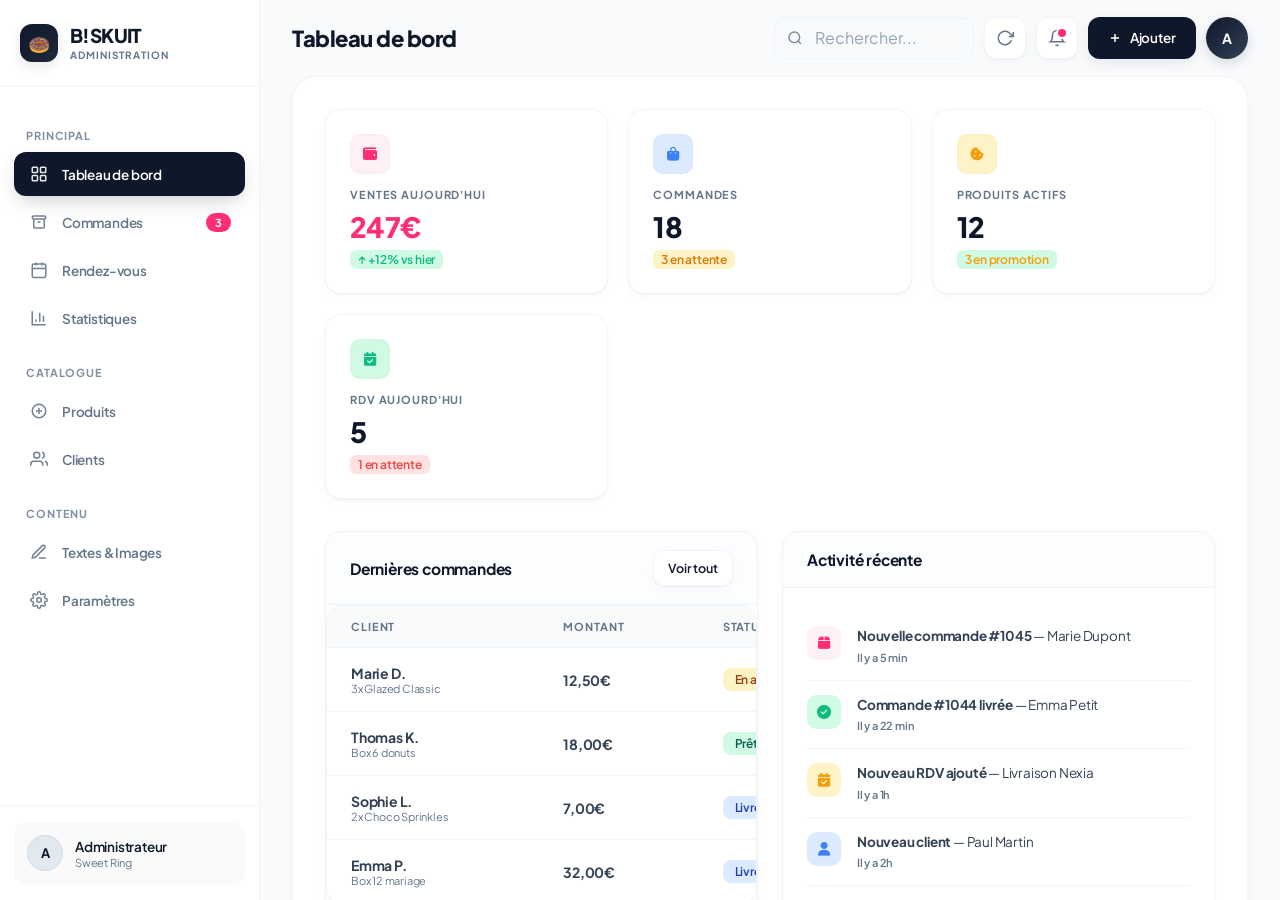
<file: index.html>
<!DOCTYPE html>
<html lang="fr">
<head>
<meta charset="UTF-8">
<meta name="viewport" content="width=device-width, initial-scale=1.0">
<title>B!SKUiT — Tableau de bord</title>
<link rel="preconnect" href="https://fonts.googleapis.com">
<link rel="preconnect" href="https://fonts.gstatic.com" crossorigin>
<link href="https://fonts.googleapis.com/css2?family=Plus+Jakarta+Sans:wght@400;500;600;700;800&display=swap" rel="stylesheet">
<link rel="stylesheet" href="https://cdnjs.cloudflare.com/ajax/libs/font-awesome/6.5.1/css/all.min.css">
<link rel="stylesheet" href="style.css">
</head>
<body>

<div id="sidebar-slot"></div>

<main class="main">
  <div id="topbar-slot"></div>

  <div class="content page-enter">

  
    <div class="stats-grid">
      <div class="stat-card">
        <div class="stat-icon" style="background:var(--pink-light); color:var(--pink);">
          <i class="fa-solid fa-wallet"></i>
        </div>
        <div class="stat-label">Ventes aujourd'hui</div>
        <div class="stat-value" style="color:var(--pink)">247€</div>
        <div class="stat-trend">↑ +12% vs hier</div>
      </div>
      <div class="stat-card">
        <div class="stat-icon" style="background:var(--blue-light); color:var(--blue);">
          <i class="fa-solid fa-bag-shopping"></i>
        </div>
        <div class="stat-label">Commandes</div>
        <div class="stat-value">18</div>
        <div class="stat-trend neutral">3 en attente</div>
      </div>
      <div class="stat-card">
        <div class="stat-icon" style="background:var(--amber-light); color:var(--amber);">
          <i class="fa-solid fa-cookie-bite"></i>
        </div>
        <div class="stat-label">Produits actifs</div>
        <div class="stat-value">12</div>
        <div class="stat-trend" style="color:var(--amber)">3 en promotion</div>
      </div>
      <div class="stat-card">
        <div class="stat-icon" style="background:var(--green-light); color:var(--green);">
          <i class="fa-solid fa-calendar-check"></i>
        </div>
        <div class="stat-label">RDV aujourd'hui</div>
        <div class="stat-value">5</div>
        <div class="stat-trend down">1 en attente</div>
      </div>
    </div>

    <div class="two-col" style="margin-bottom:20px">
      <div class="card">
        <div class="card-header">
          <div class="card-title">Dernières commandes</div>
          <a href="commandes.html" class="btn btn-outline btn-sm">Voir tout</a>
        </div>
        <div class="table-wrapper">
          <table>
            <thead><tr><th>Client</th><th>Montant</th><th>Statut</th></tr></thead>
            <tbody>
              <tr><td><strong>Marie D.</strong><div style="font-size:11px;color:var(--muted)">3x Glazed Classic</div></td><td style="font-weight:700">12,50€</td><td><span class="badge badge-amber">En attente</span></td></tr>
              <tr><td><strong>Thomas K.</strong><div style="font-size:11px;color:var(--muted)">Box 6 donuts</div></td><td style="font-weight:700">18,00€</td><td><span class="badge badge-green">Prêt</span></td></tr>
              <tr><td><strong>Sophie L.</strong><div style="font-size:11px;color:var(--muted)">2x Choco Sprinkles</div></td><td style="font-weight:700">7,00€</td><td><span class="badge badge-blue">Livré</span></td></tr>
              <tr><td><strong>Emma P.</strong><div style="font-size:11px;color:var(--muted)">Box 12 mariage</div></td><td style="font-weight:700">32,00€</td><td><span class="badge badge-blue">Livré</span></td></tr>
            </tbody>
          </table>
        </div>
      </div>

      <div class="card">
        <div class="card-header"><div class="card-title">Activité récente</div></div>
        <div class="card-body">
          <div class="activity-item">
            <div class="activity-dot" style="background:var(--pink-light); color:var(--pink);"><i class="fa-solid fa-box"></i></div>
            <div class="activity-text"><strong>Nouvelle commande #1045</strong> — Marie Dupont<div class="activity-time">Il y a 5 min</div></div>
          </div>
          <div class="activity-item">
            <div class="activity-dot" style="background:var(--green-light); color:var(--green);"><i class="fa-solid fa-circle-check"></i></div>
            <div class="activity-text"><strong>Commande #1044 livrée</strong> — Emma Petit<div class="activity-time">Il y a 22 min</div></div>
          </div>
          <div class="activity-item">
            <div class="activity-dot" style="background:var(--amber-light); color:var(--amber);"><i class="fa-solid fa-calendar-check"></i></div>
            <div class="activity-text"><strong>Nouveau RDV ajouté</strong> — Livraison Nexia<div class="activity-time">Il y a 1h</div></div>
          </div>
          <div class="activity-item">
            <div class="activity-dot" style="background:var(--blue-light); color:var(--blue);"><i class="fa-solid fa-user"></i></div>
            <div class="activity-text"><strong>Nouveau client</strong> — Paul Martin<div class="activity-time">Il y a 2h</div></div>
          </div>
          <div class="activity-item">
            <div class="activity-dot" style="background:var(--purple-light); color:var(--purple);"><i class="fa-solid fa-tags"></i></div>
            <div class="activity-text"><strong>Promo activée</strong> — Box 6 assortis -15%<div class="activity-time">Il y a 3h</div></div>
          </div>
        </div>
      </div>
    </div>

    <div class="two-col">
      <div class="card">
        <div class="card-header">
          <div class="card-title">RDV d'aujourd'hui</div>
          <button class="btn btn-primary btn-sm" onclick="openModal('modal-new-rdv')"><i class="fa-solid fa-plus"></i> RDV</button>
        </div>
        <div class="card-body">
          <div class="appt-item"><div class="appt-time">10h00</div><div class="appt-info"><div class="appt-name">Commande anniversaire</div><div class="appt-detail">Julie M. — 24 donuts</div></div><span class="badge badge-pink">Confirmé</span></div>
          <div class="appt-item"><div class="appt-time">14h30</div><div class="appt-info"><div class="appt-name">Livraison Nexia</div><div class="appt-detail">50 donuts assortis</div></div><span class="badge badge-amber">En attente</span></div>
          <div class="appt-item"><div class="appt-time">16h00</div><div class="appt-info"><div class="appt-name">Café Lumière</div><div class="appt-detail">10 donuts dégustation</div></div><span class="badge badge-green">Confirmé</span></div>
        </div>
      </div>

      <div class="card">
        <div class="card-header"><div class="card-title">Top produits ce mois</div></div>
        <div class="table-wrapper">
          <table>
            <thead><tr><th>Produit</th><th>Vendus</th><th>CA</th></tr></thead>
            <tbody>
              <tr><td><i class="fa-solid fa-circle-dot" style="color:var(--pink); margin-right:6px;"></i>Glazed Classic</td><td><strong>342</strong></td><td style="color:var(--pink);font-weight:700">1 197€</td></tr>
              <tr><td><i class="fa-solid fa-circle-dot" style="color:var(--pink); margin-right:6px;"></i>Choco Sprinkles</td><td><strong>278</strong></td><td style="color:var(--pink);font-weight:700">973€</td></tr>
              <tr><td><i class="fa-solid fa-circle-dot" style="color:var(--pink); margin-right:6px;"></i>Box 6 assortis</td><td><strong>134</strong></td><td style="color:var(--pink);font-weight:700">2 412€</td></tr>
              <tr><td><i class="fa-solid fa-circle-dot" style="color:var(--pink); margin-right:6px;"></i>Nutella Crunchy</td><td><strong>201</strong></td><td style="color:var(--pink);font-weight:700">844€</td></tr>
              <tr><td><i class="fa-solid fa-circle-dot" style="color:var(--pink); margin-right:6px;"></i>Caramel Salé</td><td><strong>167</strong></td><td style="color:var(--pink);font-weight:700">651€</td></tr>
            </tbody>
          </table>
        </div>
      </div>
    </div>
  </div>
</main>

<div class="modal-overlay" id="modal-new-rdv">
  <div class="modal">
    <div class="modal-title">
      <span><i class="fa-solid fa-calendar-days"></i> Nouveau rendez-vous</span>
      <button class="close-btn" onclick="closeModal('modal-new-rdv')"><i class="fa-solid fa-xmark"></i></button>
    </div>
    <div class="form-group"><label>Client</label><input type="text" placeholder="Nom ou entreprise"></div>
    <div class="form-row"><div class="form-group"><label>Date</label><input type="date"></div><div class="form-group"><label>Heure</label><input type="time"></div></div>
    <div class="form-group"><label>Nb de donuts</label><input type="number" placeholder="Ex: 24"></div>
    <div class="form-group"><label>Notes</label><textarea rows="2" placeholder="Détails..."></textarea></div>
    <div class="modal-actions"><button class="btn btn-outline" onclick="closeModal('modal-new-rdv')">Annuler</button><button class="btn btn-primary" onclick="closeModal('modal-new-rdv');showToast('📅 RDV ajouté !')">Enregistrer</button></div>
  </div>
</div>

<div class="modal-overlay" id="modal-quick-add">
  <div class="modal">
    <div class="modal-title">
      <span><i class="fa-solid fa-circle-plus"></i> Ajouter</span>
      <button class="close-btn" onclick="closeModal('modal-quick-add')"><i class="fa-solid fa-xmark"></i></button>
    </div>
    <div style="display:grid;grid-template-columns:1fr 1fr;gap:12px">
      <a href="produits.html" class="btn btn-outline" style="padding:24px 16px;flex-direction:column;gap:10px;height:auto;font-size:13px;text-decoration:none;justify-content:center">
        <i class="fa-solid fa-cookie" style="font-size:24px; color:var(--pink)"></i>Nouveau produit
      </a>
      <button class="btn btn-outline" style="padding:24px 16px;flex-direction:column;gap:10px;height:auto;font-size:13px" onclick="closeModal('modal-quick-add');openModal('modal-new-rdv')">
        <i class="fa-solid fa-calendar-day" style="font-size:24px; color:var(--blue)"></i>Rendez-vous
      </button>
      <a href="clients.html" class="btn btn-outline" style="padding:24px 16px;flex-direction:column;gap:10px;height:auto;font-size:13px;text-decoration:none;justify-content:center">
        <i class="fa-solid fa-user-plus" style="font-size:24px; color:var(--green)"></i>Nouveau client
      </a>
      <a href="contenu.html" class="btn btn-outline" style="padding:24px 16px;flex-direction:column;gap:10px;height:auto;font-size:13px;text-decoration:none;justify-content:center">
        <i class="fa-solid fa-sliders" style="font-size:24px; color:var(--purple)"></i>Modifier contenu
      </a>
    </div>
  </div>
</div>

<div class="toast" id="toast"></div>
<script src="shared-layout.js"></script>
<script>renderLayout('Tableau de bord');</script>
</body>
</html>
</file>
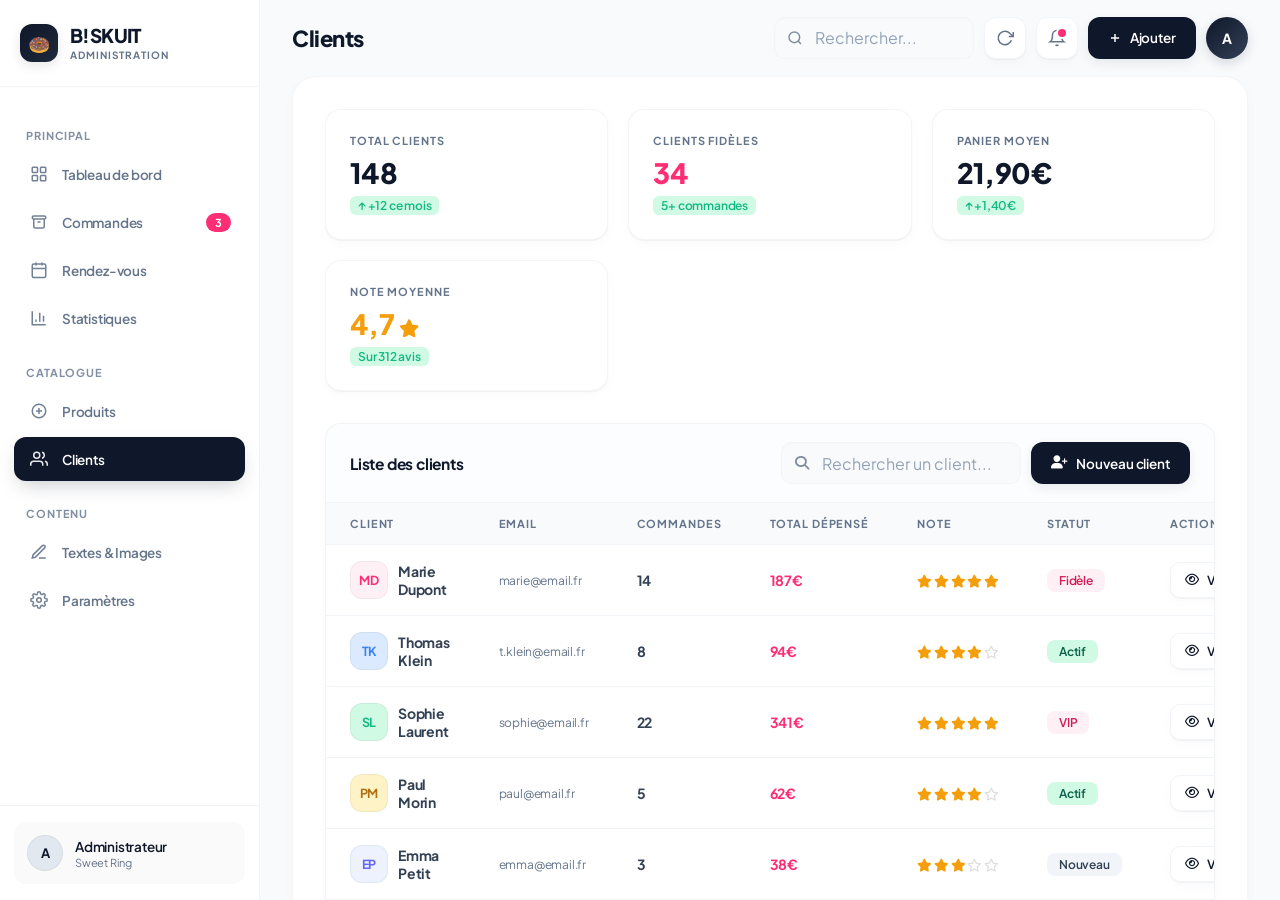
<file: clients.html>
<!DOCTYPE html>
<html lang="fr">
<head>
<meta charset="UTF-8">
<meta name="viewport" content="width=device-width, initial-scale=1.0">
<title>Sweet Ring — Clients</title>
<!-- Polices Jakarta Sans -->
<link rel="preconnect" href="https://fonts.googleapis.com">
<link rel="preconnect" href="https://fonts.gstatic.com" crossorigin>
<link href="https://fonts.googleapis.com/css2?family=Plus+Jakarta+Sans:wght@400;500;600;700;800&display=swap" rel="stylesheet">
<!-- CDN Officiel Font Awesome 6 -->
<link rel="stylesheet" href="https://cdnjs.cloudflare.com/ajax/libs/font-awesome/6.5.1/css/all.min.css">
<link rel="stylesheet" href="style.css">
</head>
<body>
<div id="sidebar-slot"></div>
<main class="main">
  <div id="topbar-slot"></div>
  <div class="content page-enter">

    <!-- Stat Cards -->
    <div class="stats-grid">
      <div class="stat-card">
        <div class="stat-label">Total clients</div>
        <div class="stat-value">148</div>
        <div class="stat-trend">↑ +12 ce mois</div>
      </div>
      <div class="stat-card">
        <div class="stat-label">Clients fidèles</div>
        <div class="stat-value" style="color:var(--pink)">34</div>
        <div class="stat-trend">5+ commandes</div>
      </div>
      <div class="stat-card">
        <div class="stat-label">Panier moyen</div>
        <div class="stat-value">21,90€</div>
        <div class="stat-trend">↑ +1,40€</div>
      </div>
      <div class="stat-card">
        <div class="stat-label">Note moyenne</div>
        <div class="stat-value" style="color:var(--amber)">4,7 <i class="fa-solid fa-star" style="font-size: 18px;"></i></div>
        <div class="stat-trend">Sur 312 avis</div>
      </div>
    </div>

    <!-- Liste des clients -->
    <div class="card">
      <div class="card-header">
        <div class="card-title">Liste des clients</div>
        <div style="display:flex;gap:10px">
          <div class="search-wrap" style="position:relative">
            <span class="search-icon"><i class="fa-solid fa-magnifying-glass"></i></span>
            <input type="text" placeholder="Rechercher un client..." style="width:240px">
          </div>
          <button class="btn btn-primary" onclick="openModal('modal-new-client')"><i class="fa-solid fa-user-plus"></i> Nouveau client</button>
        </div>
      </div>
      <table>
        <thead><tr><th>Client</th><th>Email</th><th>Commandes</th><th>Total dépensé</th><th>Note</th><th>Statut</th><th>Actions</th></tr></thead>
        <tbody>
          <tr>
            <td><div style="display:flex;align-items:center;gap:10px"><div class="client-avatar" style="background:var(--pink-light);color:var(--pink)">MD</div><strong>Marie Dupont</strong></div></td>
            <td style="color:var(--muted);font-size:12px">marie@email.fr</td>
            <td style="font-weight:700">14</td>
            <td style="font-weight:700;color:var(--pink)">187€</td>
            <td>
              <span class="rating-stars">
                <i class="fa-solid fa-star"></i><i class="fa-solid fa-star"></i><i class="fa-solid fa-star"></i><i class="fa-solid fa-star"></i><i class="fa-solid fa-star"></i>
              </span>
            </td>
            <td><span class="badge badge-pink">Fidèle</span></td>
            <td><button class="btn btn-outline btn-sm" onclick="openModal('modal-client-detail')"><i class="fa-regular fa-eye"></i> Voir</button></td>
          </tr>
          <tr>
            <td><div style="display:flex;align-items:center;gap:10px"><div class="client-avatar" style="background:var(--blue-light);color:var(--blue)">TK</div><strong>Thomas Klein</strong></div></td>
            <td style="color:var(--muted);font-size:12px">t.klein@email.fr</td>
            <td style="font-weight:700">8</td>
            <td style="font-weight:700;color:var(--pink)">94€</td>
            <td>
              <span class="rating-stars">
                <i class="fa-solid fa-star"></i><i class="fa-solid fa-star"></i><i class="fa-solid fa-star"></i><i class="fa-solid fa-star"></i><i class="fa-regular fa-star" style="color:#ddd"></i>
              </span>
            </td>
            <td><span class="badge badge-green">Actif</span></td>
            <td><button class="btn btn-outline btn-sm" onclick="openModal('modal-client-detail')"><i class="fa-regular fa-eye"></i> Voir</button></td>
          </tr>
          <tr>
            <td><div style="display:flex;align-items:center;gap:10px"><div class="client-avatar" style="background:var(--green-light);color:var(--green)">SL</div><strong>Sophie Laurent</strong></div></td>
            <td style="color:var(--muted);font-size:12px">sophie@email.fr</td>
            <td style="font-weight:700">22</td>
            <td style="font-weight:700;color:var(--pink)">341€</td>
            <td>
              <span class="rating-stars">
                <i class="fa-solid fa-star"></i><i class="fa-solid fa-star"></i><i class="fa-solid fa-star"></i><i class="fa-solid fa-star"></i><i class="fa-solid fa-star"></i>
              </span>
            </td>
            <td><span class="badge badge-pink">VIP</span></td>
            <td><button class="btn btn-outline btn-sm" onclick="openModal('modal-client-detail')"><i class="fa-regular fa-eye"></i> Voir</button></td>
          </tr>
          <tr>
            <td><div style="display:flex;align-items:center;gap:10px"><div class="client-avatar" style="background:var(--amber-light);color:#B07010">PM</div><strong>Paul Morin</strong></div></td>
            <td style="color:var(--muted);font-size:12px">paul@email.fr</td>
            <td style="font-weight:700">5</td>
            <td style="font-weight:700;color:var(--pink)">62€</td>
            <td>
              <span class="rating-stars">
                <i class="fa-solid fa-star"></i><i class="fa-solid fa-star"></i><i class="fa-solid fa-star"></i><i class="fa-solid fa-star"></i><i class="fa-regular fa-star" style="color:#ddd"></i>
              </span>
            </td>
            <td><span class="badge badge-green">Actif</span></td>
            <td><button class="btn btn-outline btn-sm" onclick="openModal('modal-client-detail')"><i class="fa-regular fa-eye"></i> Voir</button></td>
          </tr>
          <tr>
            <td><div style="display:flex;align-items:center;gap:10px"><div class="client-avatar" style="background:var(--purple-light);color:var(--purple)">EP</div><strong>Emma Petit</strong></div></td>
            <td style="color:var(--muted);font-size:12px">emma@email.fr</td>
            <td style="font-weight:700">3</td>
            <td style="font-weight:700;color:var(--pink)">38€</td>
            <td>
              <span class="rating-stars">
                <i class="fa-solid fa-star"></i><i class="fa-solid fa-star"></i><i class="fa-solid fa-star"></i><i class="fa-regular fa-star" style="color:#ddd"></i><i class="fa-regular fa-star" style="color:#ddd"></i>
              </span>
            </td>
            <td><span class="badge badge-gray">Nouveau</span></td>
            <td><button class="btn btn-outline btn-sm" onclick="openModal('modal-client-detail')"><i class="fa-regular fa-eye"></i> Voir</button></td>
          </tr>
          <tr>
            <td><div style="display:flex;align-items:center;gap:10px"><div class="client-avatar" style="background:var(--pink-light);color:var(--pink)">LB</div><strong>Lucie Bernard</strong></div></td>
            <td style="color:var(--muted);font-size:12px">lucie@email.fr</td>
            <td style="font-weight:700">7</td>
            <td style="font-weight:700;color:var(--pink)">103€</td>
            <td>
              <span class="rating-stars">
                <i class="fa-solid fa-star"></i><i class="fa-solid fa-star"></i><i class="fa-solid fa-star"></i><i class="fa-solid fa-star"></i><i class="fa-solid fa-star"></i>
              </span>
            </td>
            <td><span class="badge badge-green">Actif</span></td>
            <td><button class="btn btn-outline btn-sm" onclick="openModal('modal-client-detail')"><i class="fa-regular fa-eye"></i> Voir</button></td>
          </tr>
        </tbody>
      </table>
    </div>
  </div>
</main>

<!-- Modal Nouveau client -->
<div class="modal-overlay" id="modal-new-client">
  <div class="modal">
    <div class="modal-title">
      <span><i class="fa-regular fa-user" style="margin-right: 8px;"></i>Nouveau client</span>
      <button class="close-btn" onclick="closeModal('modal-new-client')"><i class="fa-solid fa-xmark"></i></button>
    </div>
    <div class="form-row"><div class="form-group"><label>Prénom</label><input type="text" placeholder="Marie"></div><div class="form-group"><label>Nom</label><input type="text" placeholder="Dupont"></div></div>
    <div class="form-group"><label>Email</label><input type="email" placeholder="marie@email.fr"></div>
    <div class="form-group"><label>Téléphone</label><input type="tel" placeholder="06 12 34 56 78"></div>
    <div class="form-group"><label>Note interne</label><textarea rows="2" placeholder="Allergies, préférences..."></textarea></div>
    <div class="modal-actions"><button class="btn btn-outline" onclick="closeModal('modal-new-client')">Annuler</button><button class="btn btn-primary" onclick="closeModal('modal-new-client');showToast('👤 Client ajouté !')"><i class="fa-solid fa-plus"></i> Ajouter</button></div>
  </div>
</div>

<!-- Modal Détail client -->
<div class="modal-overlay" id="modal-client-detail">
  <div class="modal modal-lg">
    <div class="modal-title">
      <span><i class="fa-solid fa-address-card" style="margin-right: 8px;"></i>Fiche client — Sophie Laurent</span>
      <button class="close-btn" onclick="closeModal('modal-client-detail')"><i class="fa-solid fa-xmark"></i></button>
    </div>
    <div style="display:flex;align-items:center;gap:16px;margin-bottom:22px;padding-bottom:18px;border-bottom:1px solid var(--border)">
      <div class="client-avatar" style="width:52px;height:52px;background:var(--green-light);color:var(--green);font-size:17px;font-weight:800;border-radius:14px">SL</div>
      <div style="flex:1"><div style="font-weight:800;font-size:17px;letter-spacing:-0.3px">Sophie Laurent</div><div style="font-size:12px;color:var(--muted)">sophie@email.fr · +33 6 98 76 54 32</div></div>
      <span class="badge badge-pink">VIP · 22 commandes</span>
    </div>
    <div class="form-row" style="margin-bottom:18px">
      <div style="text-align:center;padding:16px;background:var(--bg);border-radius:12px;border:1px solid var(--border)"><div style="font-size:11px;color:var(--muted);margin-bottom:5px;font-weight:600;text-transform:uppercase">TOTAL DÉPENSÉ</div><div style="font-weight:800;font-size:24px;color:var(--pink);letter-spacing:-0.5px">341€</div></div>
      <div style="text-align:center;padding:16px;background:var(--bg);border-radius:12px;border:1px solid var(--border)"><div style="font-size:11px;color:var(--muted);margin-bottom:5px;font-weight:600;text-transform:uppercase">PANIER MOYEN</div><div style="font-weight:800;font-size:24px;letter-spacing:-0.5px">15,50€</div></div>
    </div>
    <div style="font-weight:700;font-size:14px;margin-bottom:12px">Dernières commandes</div>
    <table>
      <thead><tr><th>N°</th><th>Produits</th><th>Montant</th><th>Statut</th></tr></thead>
      <tbody>
        <tr><td style="font-family:monospace;font-size:12px;font-weight:600">#1042</td><td>2x Choco Sprinkles</td><td style="font-weight:700">7,00€</td><td><span class="badge badge-blue">Livré</span></td></tr>
        <tr><td style="font-family:monospace;font-size:12px;font-weight:600">#1031</td><td>Box 6 assortis</td><td style="font-weight:700">15,30€</td><td><span class="badge badge-blue">Livré</span></td></tr>
        <tr><td style="font-family:monospace;font-size:12px;font-weight:600">#1020</td><td>4x Glazed Classic</td><td style="font-weight:700">14,00€</td><td><span class="badge badge-blue">Livré</span></td></tr>
      </tbody>
    </table>
    <div class="modal-actions"><button class="btn btn-outline" onclick="closeModal('modal-client-detail')">Fermer</button><button class="btn btn-primary" onclick="showToast('✉️ Email envoyé !')"><i class="fa-regular fa-envelope"></i> Envoyer un email</button></div>
  </div>
</div>

<!-- Modal Quick Add -->
<div class="modal-overlay" id="modal-quick-add">
  <div class="modal">
    <div class="modal-title">
      <span><i class="fa-solid fa-circle-plus"></i> Ajouter</span>
      <button class="close-btn" onclick="closeModal('modal-quick-add')"><i class="fa-solid fa-xmark"></i></button>
    </div>
    <div style="display:grid;grid-template-columns:1fr 1fr;gap:12px">
      <button class="btn btn-outline" style="padding:20px;flex-direction:column;gap:10px;height:auto;font-size:13px" onclick="closeModal('modal-quick-add');openModal('modal-new-client')">
        <i class="fa-solid fa-user" style="font-size: 24px; color: var(--pink);"></i>Nouveau client
      </button>
      <a href="commandes.html" class="btn btn-outline" style="padding:20px;flex-direction:column;gap:10px;height:auto;font-size:13px;text-decoration:none;justify-content:center">
        <i class="fa-solid fa-box" style="font-size: 24px; color: var(--blue);"></i>Commande
      </a>
    </div>
  </div>
</div>

<div class="toast" id="toast"></div>
<script src="shared-layout.js"></script>
<script>renderLayout('Clients');</script>
</body>
</html>
</file>
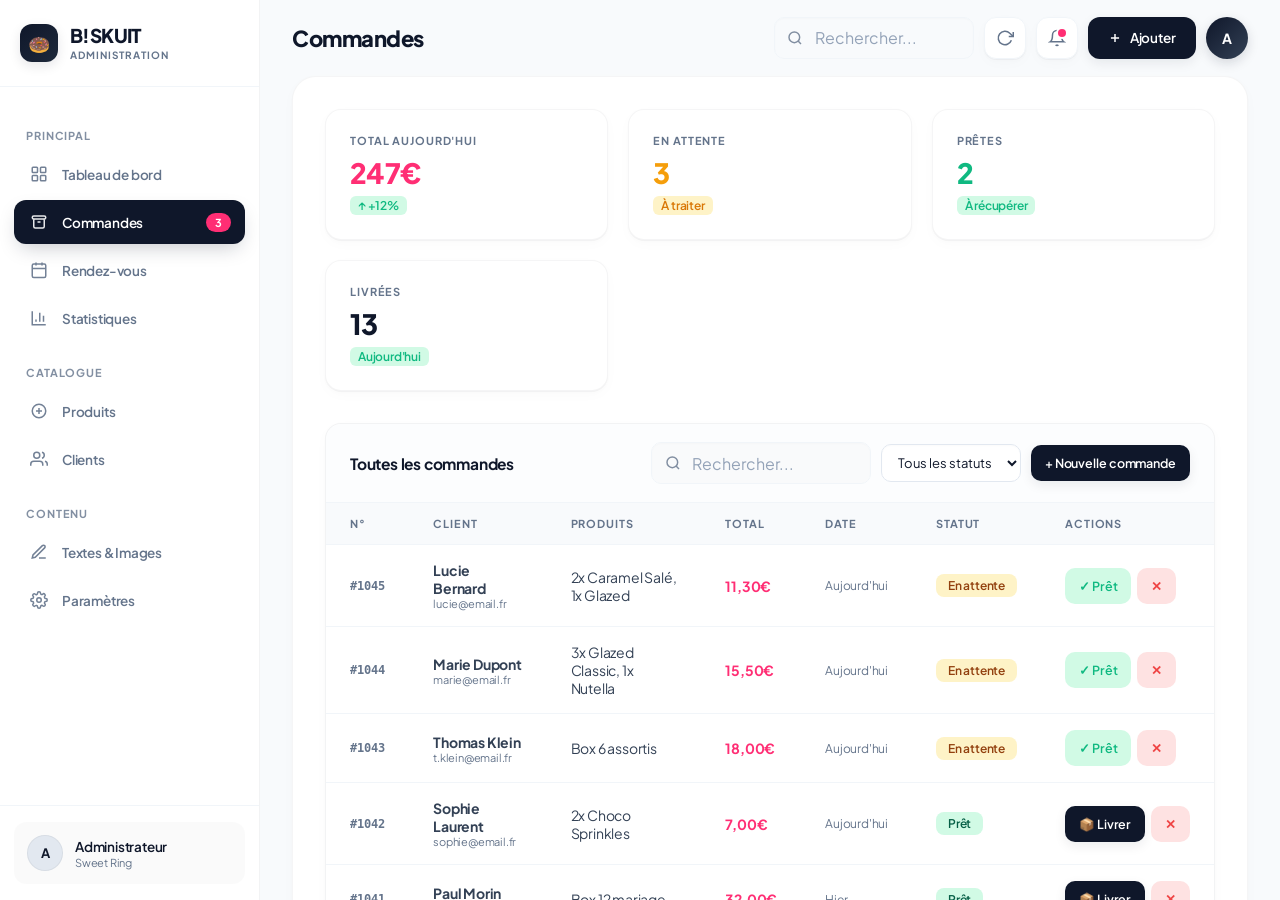
<file: commandes.html>
<!DOCTYPE html>
<html lang="fr">
<head>
<meta charset="UTF-8">
<meta name="viewport" content="width=device-width, initial-scale=1.0">
<title>Sweet Ring — Tableau de bord</title>
<link rel="preconnect" href="https://fonts.googleapis.com">
<link rel="preconnect" href="https://fonts.gstatic.com" crossorigin>
<link href="https://fonts.googleapis.com/css2?family=Plus+Jakarta+Sans:wght@400;500;600;700;800&display=swap" rel="stylesheet">

<link rel="stylesheet" href="https://cdnjs.cloudflare.com/ajax/libs/font-awesome/6.5.1/css/all.min.css">

<link rel="stylesheet" href="style.css">
</head>
<body>
<div id="sidebar-slot"></div>
<main class="main">
  <div id="topbar-slot"></div>
  <div class="content page-enter">

    <div class="stats-grid">
      <div class="stat-card"><div class="stat-label">Total aujourd'hui</div><div class="stat-value" style="color:var(--pink)">247€</div><div class="stat-trend">↑ +12%</div></div>
      <div class="stat-card"><div class="stat-label">En attente</div><div class="stat-value" style="color:var(--amber)">3</div><div class="stat-trend neutral">À traiter</div></div>
      <div class="stat-card"><div class="stat-label">Prêtes</div><div class="stat-value" style="color:var(--green)">2</div><div class="stat-trend">À récupérer</div></div>
      <div class="stat-card"><div class="stat-label">Livrées</div><div class="stat-value">13</div><div class="stat-trend">Aujourd'hui</div></div>
    </div>

    <div class="card">
      <div class="card-header">
        <div class="card-title">Toutes les commandes</div>
        <div style="display:flex;gap:10px;align-items:center">
          <div class="search-wrap" style="position:relative">
            <span class="search-icon"><svg viewBox="0 0 24 24" fill="none" stroke="currentColor" stroke-width="2"><circle cx="11" cy="11" r="8"/><path d="M21 21l-4.35-4.35"/></svg></span>
            <input type="text" placeholder="Rechercher..." style="width:220px" oninput="filterOrders(this.value)">
          </div>
          <select style="width:auto;font-size:13px;padding:9px 12px" onchange="filterStatus(this.value)">
            <option value="">Tous les statuts</option>
            <option value="en attente">En attente</option>
            <option value="prêt">Prêt</option>
            <option value="livré">Livré</option>
            <option value="annulé">Annulé</option>
          </select>
          <button class="btn btn-primary btn-sm" onclick="openModal('modal-new-order')">+ Nouvelle commande</button>
        </div>
      </div>
      <table>
        <thead><tr><th>N°</th><th>Client</th><th>Produits</th><th>Total</th><th>Date</th><th>Statut</th><th>Actions</th></tr></thead>
        <tbody id="orders-body">
          <tr data-status="en attente"><td style="font-family:monospace;font-size:12px;font-weight:600;color:var(--muted)">#1045</td><td><strong>Lucie Bernard</strong><div style="font-size:11px;color:var(--muted)">lucie@email.fr</div></td><td>2x Caramel Salé, 1x Glazed</td><td style="font-weight:700;color:var(--pink)">11,30€</td><td style="font-size:12px;color:var(--muted)">Aujourd'hui</td><td><span class="badge badge-amber">En attente</span></td><td style="white-space:nowrap"><button class="btn btn-success btn-sm" onclick="changeOrderStatus(this,'prêt')">✓ Prêt</button> <button class="btn btn-danger btn-sm" onclick="openCancelModal(this)" style="margin-left:4px">✕</button></td></tr>
          <tr data-status="en attente"><td style="font-family:monospace;font-size:12px;font-weight:600;color:var(--muted)">#1044</td><td><strong>Marie Dupont</strong><div style="font-size:11px;color:var(--muted)">marie@email.fr</div></td><td>3x Glazed Classic, 1x Nutella</td><td style="font-weight:700;color:var(--pink)">15,50€</td><td style="font-size:12px;color:var(--muted)">Aujourd'hui</td><td><span class="badge badge-amber">En attente</span></td><td style="white-space:nowrap"><button class="btn btn-success btn-sm" onclick="changeOrderStatus(this,'prêt')">✓ Prêt</button> <button class="btn btn-danger btn-sm" onclick="openCancelModal(this)" style="margin-left:4px">✕</button></td></tr>
          <tr data-status="en attente"><td style="font-family:monospace;font-size:12px;font-weight:600;color:var(--muted)">#1043</td><td><strong>Thomas Klein</strong><div style="font-size:11px;color:var(--muted)">t.klein@email.fr</div></td><td>Box 6 assortis</td><td style="font-weight:700;color:var(--pink)">18,00€</td><td style="font-size:12px;color:var(--muted)">Aujourd'hui</td><td><span class="badge badge-amber">En attente</span></td><td style="white-space:nowrap"><button class="btn btn-success btn-sm" onclick="changeOrderStatus(this,'prêt')">✓ Prêt</button> <button class="btn btn-danger btn-sm" onclick="openCancelModal(this)" style="margin-left:4px">✕</button></td></tr>
          <tr data-status="prêt"><td style="font-family:monospace;font-size:12px;font-weight:600;color:var(--muted)">#1042</td><td><strong>Sophie Laurent</strong><div style="font-size:11px;color:var(--muted)">sophie@email.fr</div></td><td>2x Choco Sprinkles</td><td style="font-weight:700;color:var(--pink)">7,00€</td><td style="font-size:12px;color:var(--muted)">Aujourd'hui</td><td><span class="badge badge-green">Prêt</span></td><td style="white-space:nowrap"><button class="btn btn-primary btn-sm" onclick="changeOrderStatus(this,'livré')">📦 Livrer</button> <button class="btn btn-danger btn-sm" onclick="openCancelModal(this)" style="margin-left:4px">✕</button></td></tr>
          <tr data-status="prêt"><td style="font-family:monospace;font-size:12px;font-weight:600;color:var(--muted)">#1041</td><td><strong>Paul Morin</strong><div style="font-size:11px;color:var(--muted)">paul@email.fr</div></td><td>Box 12 mariage</td><td style="font-weight:700;color:var(--pink)">32,00€</td><td style="font-size:12px;color:var(--muted)">Hier</td><td><span class="badge badge-green">Prêt</span></td><td style="white-space:nowrap"><button class="btn btn-primary btn-sm" onclick="changeOrderStatus(this,'livré')">📦 Livrer</button> <button class="btn btn-danger btn-sm" onclick="openCancelModal(this)" style="margin-left:4px">✕</button></td></tr>
          <tr data-status="livré"><td style="font-family:monospace;font-size:12px;font-weight:600;color:var(--muted)">#1040</td><td><strong>Emma Petit</strong><div style="font-size:11px;color:var(--muted)">emma@email.fr</div></td><td>4x Fraise Paillettes</td><td style="font-weight:700;color:var(--pink)">15,20€</td><td style="font-size:12px;color:var(--muted)">Hier</td><td><span class="badge badge-blue">Livré</span></td><td><span style="font-size:12px;color:var(--muted)">Terminé</span></td></tr>
          <tr data-status="annulé"><td style="font-family:monospace;font-size:12px;font-weight:600;color:var(--muted)">#1039</td><td><strong>Lucas Roux</strong><div style="font-size:11px;color:var(--muted)">lucas@email.fr</div></td><td>1x Nutella Crunchy</td><td style="font-weight:700;color:var(--muted)">4,20€</td><td style="font-size:12px;color:var(--muted)">Hier</td><td><span class="badge badge-red">Annulé</span></td><td><span style="font-size:12px;color:var(--muted)">Annulé</span></td></tr>
        </tbody>
      </table>
    </div>
  </div>
</main>

<!-- Modal Annulation -->
<div class="modal-overlay" id="modal-cancel-order">
  <div class="modal">
    <div class="modal-title">⚠️ Annuler la commande <button class="close-btn" onclick="closeModal('modal-cancel-order')">×</button></div>
    <p style="font-size:14px;color:var(--muted);margin-bottom:18px">Cette action est irréversible. La commande passera en statut "Annulé".</p>
    <div class="form-group"><label>Motif d'annulation</label><select><option>Rupture de stock</option><option>Demande du client</option><option>Problème de livraison</option><option>Autre</option></select></div>
    <div class="form-group"><label>Note interne</label><textarea rows="2" placeholder="Détails..."></textarea></div>
    <div class="modal-actions"><button class="btn btn-outline" onclick="closeModal('modal-cancel-order')">Retour</button><button class="btn btn-danger" onclick="confirmCancel()">✕ Confirmer l'annulation</button></div>
  </div>
</div>

<!-- Modal Nouvelle commande -->
<div class="modal-overlay" id="modal-new-order">
  <div class="modal">
    <div class="modal-title">📦 Nouvelle commande <button class="close-btn" onclick="closeModal('modal-new-order')">×</button></div>
    
    <div class="form-row">
      <div class="form-group">
        <label>Prénom</label>
        <input type="text" id="order-prenom" placeholder="Marie">
      </div>
      <div class="form-group">
        <label>Nom</label>
        <input type="text" id="order-nom" placeholder="Dupont">
      </div>
    </div>

    <div class="form-group">
      <label>Email</label>
      <input type="email" id="order-email" placeholder="client@email.fr">
    </div>

    <div class="form-group">
      <label>Produits commandés</label>
      <textarea id="order-produits" rows="3" placeholder="Ex: 2x Glazed Classic, 1x Box 6..."></textarea>
    </div>

    <div class="form-row">
      <div class="form-group">
        <label>Montant total (€)</label>
        <input type="number" id="order-total" step="0.01" placeholder="0.00">
      </div>
      <div class="form-group">
        <label>Date de retrait</label>
        <input type="date" id="order-date">
      </div>
    </div>

    <div class="modal-actions">
      <button class="btn btn-outline" onclick="closeModal('modal-new-order')">Annuler</button>
      <button class="btn btn-primary" onclick="creerCommande()">+ Créer</button>
    </div>
  </div>
</div>

<!-- Modal Quick Add -->
<div class="modal-overlay" id="modal-quick-add">
  <div class="modal">
    <div class="modal-title">➕ Ajouter <button class="close-btn" onclick="closeModal('modal-quick-add')">×</button></div>
    <div style="display:grid;grid-template-columns:1fr 1fr;gap:12px">
      <button class="btn btn-outline" style="padding:20px;flex-direction:column;gap:8px;height:auto;font-size:13px" onclick="closeModal('modal-quick-add');openModal('modal-new-order')"><span style="font-size:28px">📦</span>Nouvelle commande</button>
      <a href="rendez-vous.html" class="btn btn-outline" style="padding:20px;flex-direction:column;gap:8px;height:auto;font-size:13px;text-decoration:none;justify-content:center"><span style="font-size:28px">📅</span>Rendez-vous</a>
    </div>
  </div>
</div>

<div class="toast" id="toast"></div>
<script src="shared-layout.js"></script>
<script>
renderLayout('Commandes');

// --- CHARGEMENT DES DONNÉES DEPUIS PGADMIN ---
async function fetchCommandes() {
    try {
        const response = await fetch('http://localhost:5000/api/commandes');
        const commandes = await response.json();
        
        const tbody = document.getElementById('orders-body');
        tbody.innerHTML = ''; // Vide les exemples HTML

        commandes.forEach(cmd => {
            const row = document.createElement('tr');
            row.dataset.status = cmd.statut;
            row.innerHTML = `
                <td style="font-family:monospace;font-size:12px;font-weight:600;color:var(--muted)">#${cmd.id}</td>
                <td><strong>${cmd.client_nom}</strong><div style="font-size:11px;color:var(--muted)">${cmd.client_email}</div></td>
                <td>${cmd.produits}</td>
                <td style="font-weight:700;color:var(--pink)">${cmd.total_prix}€</td>
                <td style="font-size:12px;color:var(--muted)">${new Date(cmd.date_commande).toLocaleDateString()}</td>
                <td><span class="badge ${getBadgeClass(cmd.statut)}">${cmd.statut}</span></td>
                <td style="white-space:nowrap">${renderActions(cmd.id, cmd.statut)}</td>
            `;
            tbody.appendChild(row);
        });
        updateStats(commandes);
    } catch (err) {
        console.error("Erreur de connexion API:", err);
    }
}

// --- FONCTION POUR CHANGER LE STATUT (API + PGADMIN) ---
async function changeOrderStatus(id, newStatus) {
    try {
        const response = await fetch(`http://localhost:5000/api/commandes/${id}/statut`, {
            method: 'PUT',
            headers: { 'Content-Type': 'application/json' },
            body: JSON.stringify({ statut: newStatus })
        });

        if (response.ok) {
            showToast(`✅ Commande #${id} passée en ${newStatus}`);
            fetchCommandes(); // Rafraîchit les données depuis pgAdmin
        }
    } catch (err) {
        showToast("❌ Erreur de mise à jour");
    }
}

// --- UTILITAIRES ---
function getBadgeClass(status) {
    const classes = { 'en attente': 'badge-amber', 'prêt': 'badge-green', 'livré': 'badge-blue', 'annulé': 'badge-red' };
    return classes[status] || 'badge-muted';
}

function renderActions(id, status) {
    if (status === 'en attente') return `<button class="btn btn-success btn-sm" onclick="changeOrderStatus(${id}, 'prêt')">✓ Prêt</button>`;
    if (status === 'prêt') return `<button class="btn btn-primary btn-sm" onclick="changeOrderStatus(${id}, 'livré')">📦 Livrer</button>`;
    return `<span style="font-size:12px;color:var(--muted)">Terminé</span>`;
}

function updateStats(cmds) {
    const total = cmds.filter(c => c.statut !== 'annulé').reduce((acc, c) => acc + parseFloat(c.total_prix), 0);
    const attente = cmds.filter(c => c.statut === 'en attente').length;
    document.querySelectorAll('.stat-value')[0].textContent = `${total.toFixed(2)}€`;
    document.querySelectorAll('.stat-value')[1].textContent = attente;
}

// Lancer le chargement au démarrage
fetchCommandes();

async function creerCommande() {
    // 1. On récupère les valeurs saisies par l'utilisateur
    const prenom = document.getElementById('order-prenom').value;
    const nom = document.getElementById('order-nom').value;
    const email = document.getElementById('order-email').value;
    const produits = document.getElementById('order-produits').value;
    const total = document.getElementById('order-total').value;

    // 2. On prépare l'objet pour la base de données
    const nouvelleCommande = {
        client_nom: `${prenom} ${nom}`,
        client_email: email,
        produits: produits,
        total_prix: total,
        statut: 'en attente'
    };

    try {
        // 3. On envoie au Backend via une requête POST
        const response = await fetch('http://localhost:5000/api/commandes', {
            method: 'POST',
            headers: { 'Content-Type': 'application/json' },
            body: JSON.stringify(nouvelleCommande)
        });

        if (response.ok) {
            closeModal('modal-new-order');
            showToast('📦 Commande enregistrée en base de données !');
            
            // On vide le formulaire pour la prochaine fois
            document.querySelectorAll('#modal-new-order input, #modal-new-order textarea').forEach(el => el.value = '');
            
            // On rafraîchit le tableau pour voir la nouvelle commande apparaître
            fetchCommandes(); 
        } else {
            showToast('❌ Erreur lors de l\'enregistrement');
        }
    } catch (err) {
        console.error("Erreur API:", err);
        showToast('❌ Le serveur ne répond pas');
    }
}
</script>
</body>
</html>
</file>
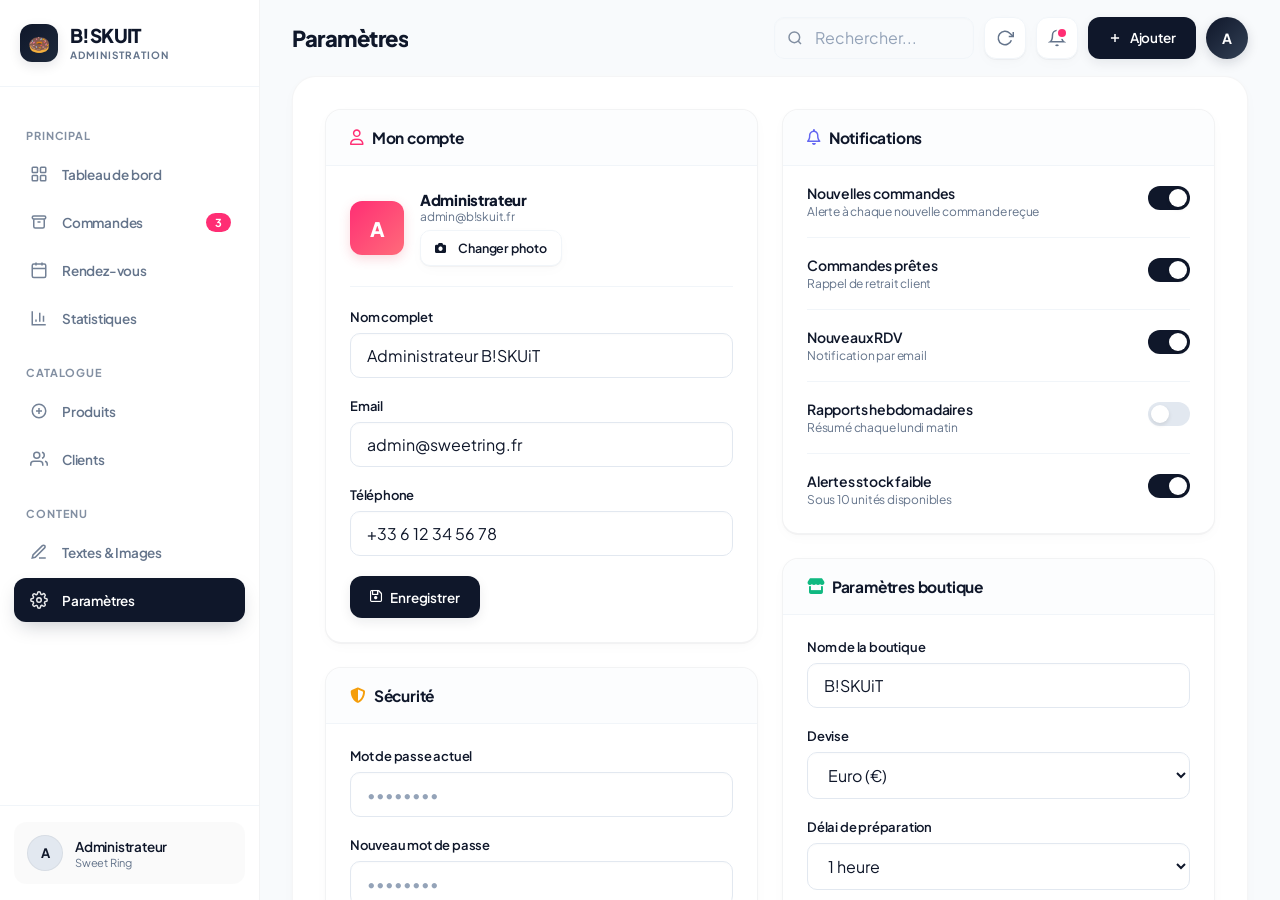
<file: parametres.html>
<!DOCTYPE html>
<html lang="fr">
<head>
<meta charset="UTF-8">
<meta name="viewport" content="width=device-width, initial-scale=1.0">
<title>B!SKUiT — Paramètres</title>
<link rel="preconnect" href="https://fonts.googleapis.com">
<link rel="preconnect" href="https://fonts.gstatic.com" crossorigin>
<link href="https://fonts.googleapis.com/css2?family=Plus+Jakarta+Sans:wght@300;400;500;600;700;800&display=swap" rel="stylesheet">
<link rel="stylesheet" href="https://cdnjs.cloudflare.com/ajax/libs/font-awesome/6.5.1/css/all.min.css">
<link rel="stylesheet" href="style.css">
</head>
<body>
<div id="sidebar-slot"></div>
<main class="main">
  <div id="topbar-slot"></div>
  <div class="content page-enter">

    <div class="two-col">
      <div style="display:flex;flex-direction:column;gap:24px">

        <div class="card">
          <div class="card-header">
            <div class="card-title"><i class="fa-regular fa-user" style="color: var(--pink); margin-right: 8px;"></i>Mon compte</div>
          </div>
          <div class="card-body">
            <div style="display:flex;align-items:center;gap:16px;margin-bottom:22px;padding-bottom:20px;border-bottom:1px solid var(--border)">
              <div style="width:54px;height:54px;background:linear-gradient(135deg, var(--pink), #FF6B7A);border-radius:12px;display:flex;align-items:center;justify-content:center;color:white;font-weight:800;font-size:20px;flex-shrink:0;box-shadow:0 4px 12px rgba(232,65,90,0.2)">A</div>
              <div>
                <div style="font-weight:800;font-size:15px;letter-spacing:-0.3px;color:var(--text)">Administrateur</div>
                <div style="font-size:12px;color:var(--muted);margin-bottom:6px">admin@b!skuit.fr</div>
                <button class="btn btn-outline btn-sm" onclick="showToast('<i class=\'fa-solid fa-camera\'></i> Module caméra activé')"><i class="fa-solid fa-camera" style="font-size:11px;margin-right:4px"></i>Changer photo</button>
              </div>
            </div>
            <div class="form-group"><label>Nom complet</label><input type="text" value="Administrateur B!SKUiT"></div>
            <div class="form-group"><label>Email</label><input type="email" value="admin@sweetring.fr"></div>
            <div class="form-group"><label>Téléphone</label><input type="tel" value="+33 6 12 34 56 78"></div>
            <button class="btn btn-primary" onclick="showToast('<i class=\'fa-solid fa-circle-check\' style=\'color:var(--green)\'></i> Profil mis à jour')"><i class="fa-regular fa-floppy-disk"></i> Enregistrer</button>
          </div>
        </div>

        <div class="card">
          <div class="card-header">
            <div class="card-title"><i class="fa-solid fa-shield-halved" style="color: var(--amber); margin-right: 8px;"></i>Sécurité</div>
          </div>
          <div class="card-body">
            <div class="form-group"><label>Mot de passe actuel</label><input type="password" placeholder="••••••••"></div>
            <div class="form-group"><label>Nouveau mot de passe</label><input type="password" placeholder="••••••••"></div>
            <div class="form-group"><label>Confirmer le mot de passe</label><input type="password" placeholder="••••••••"></div>
            <button class="btn btn-primary" onclick="showToast('<i class=\'fa-solid fa-key\' style=\'color:var(--amber)\'></i> Mot de passe modifié')"><i class="fa-solid fa-lock"></i> Changer le mot de passe</button>
          </div>
        </div>

        <div class="card">
          <div class="card-header">
            <div class="card-title"><i class="fa-solid fa-palette" style="color: var(--blue); margin-right: 8px;"></i>Apparence du site</div>
          </div>
          <div class="card-body">
            <div class="form-group">
              <label>Couleur principale</label>
              <div style="display:flex;gap:10px;margin-top:8px">
                <div style="width:32px;height:32px;border-radius:9px;background:#E8415A;cursor:pointer;border:3px solid var(--text)" title="Rose (défaut)" onclick="showToast('<i class=\'fa-solid fa-palette\' style=\'color:#E8415A\'></i> Thème rose sélectionné')"></div>
                <div style="width:32px;height:32px;border-radius:9px;background:#F5A623;cursor:pointer;border:2px solid transparent" title="Amber" onclick="showToast('<i class=\'fa-solid fa-palette\' style=\'color:#F5A623\'></i> Thème amber sélectionné')"></div>
                <div style="width:32px;height:32px;border-radius:9px;background:#22C982;cursor:pointer;border:2px solid transparent" title="Vert" onclick="showToast('<i class=\'fa-solid fa-palette\' style=\'color:#22C982\'></i> Thème vert sélectionné')"></div>
                <div style="width:32px;height:32px;border-radius:9px;background:#3B82F6;cursor:pointer;border:2px solid transparent" title="Bleu" onclick="showToast('<i class=\'fa-solid fa-palette\' style=\'color:#3B82F6\'></i> Thème bleu sélectionné')"></div>
                <div style="width:32px;height:32px;border-radius:9px;background:#8B5CF6;cursor:pointer;border:2px solid transparent" title="Violet" onclick="showToast('<i class=\'fa-solid fa-palette\' style=\'color:#8B5CF6\'></i> Thème violet sélectionné')"></div>
              </div>
            </div>
            <div class="form-group"><label>Police du site</label><select><option>Plus Jakarta Sans (défaut)</option><option>Inter</option><option>Poppins</option><option>Montserrat</option></select></div>
            <button class="btn btn-primary" onclick="showToast('<i class=\'fa-solid fa-wand-magic-sparkles\' style=\'color:var(--blue)\'></i> Interface mise à jour')"><i class="fa-solid fa-wand-magic-sparkles"></i> Appliquer</button>
          </div>
        </div>

        <div class="card">
          <div class="card-header">
            <div class="card-title"><i class="fa-solid fa-arrow-right-from-bracket" style="color: var(--red); margin-right: 8px;"></i>Session</div>
          </div>
          <div class="card-body">
            <p style="font-size:13.5px;color:var(--muted);margin-bottom:18px;line-height:1.4">Vous êtes connecté en tant qu'Administrateur. Dernière connexion : aujourd'hui à 9h14.</p>
            <a href="login.html" class="btn btn-danger" style="width:100%;justify-content:center"><i class="fa-solid fa-power-off"></i> Se déconnecter</a>
          </div>
        </div>

      </div>

      <div style="display:flex;flex-direction:column;gap:24px">

        <div class="card">
          <div class="card-header">
            <div class="card-title"><i class="fa-regular fa-bell" style="color: var(--purple); margin-right: 8px;"></i>Notifications</div>
          </div>
          <div class="card-body" style="padding-top:0;padding-bottom:8px">
            <div class="settings-row"><div><div class="settings-label">Nouvelles commandes</div><div class="settings-desc">Alerte à chaque nouvelle commande reçue</div></div><label class="toggle"><input type="checkbox" checked onchange="showToast('<i class=\'fa-solid fa-bell-sliders\'></i> Préférence modifiée')"><span class="toggle-slider"></span></label></div>
            <div class="settings-row"><div><div class="settings-label">Commandes prêtes</div><div class="settings-desc">Rappel de retrait client</div></div><label class="toggle"><input type="checkbox" checked onchange="showToast('<i class=\'fa-solid fa-bell-sliders\'></i> Préférence modifiée')"><span class="toggle-slider"></span></label></div>
            <div class="settings-row"><div><div class="settings-label">Nouveaux RDV</div><div class="settings-desc">Notification par email</div></div><label class="toggle"><input type="checkbox" checked onchange="showToast('<i class=\'fa-solid fa-bell-sliders\'></i> Préférence modifiée')"><span class="toggle-slider"></span></label></div>
            <div class="settings-row"><div><div class="settings-label">Rapports hebdomadaires</div><div class="settings-desc">Résumé chaque lundi matin</div></div><label class="toggle"><input type="checkbox" onchange="showToast('<i class=\'fa-solid fa-bell-sliders\'></i> Préférence modifiée')"><span class="toggle-slider"></span></label></div>
            <div class="settings-row"><div><div class="settings-label">Alertes stock faible</div><div class="settings-desc">Sous 10 unités disponibles</div></div><label class="toggle"><input type="checkbox" checked onchange="showToast('<i class=\'fa-solid fa-bell-sliders\'></i> Préférence modifiée')"><span class="toggle-slider"></span></label></div>
          </div>
        </div>

        <div class="card">
          <div class="card-header">
            <div class="card-title"><i class="fa-solid fa-store" style="color: var(--green); margin-right: 8px;"></i>Paramètres boutique</div>
          </div>
          <div class="card-body">
            <div class="form-group"><label>Nom de la boutique</label><input type="text" value="B!SKUiT"></div>
            <div class="form-group"><label>Devise</label><select><option selected>Euro (€)</option><option>Dollar ($)</option><option>Livre (£)</option></select></div>
            <div class="form-group"><label>Délai de préparation</label><select><option>30 minutes</option><option selected>1 heure</option><option>2 heures</option><option>Sur commande</option></select></div>
            <div class="form-group"><label>Commande minimum (€)</label><input type="number" value="5" min="0"></div>
            <div class="settings-row" style="padding:16px 0;margin-bottom:12px">
              <div><div class="settings-label">Mode maintenance</div><div class="settings-desc">Cache le site aux visiteurs</div></div>
              <label class="toggle"><input type="checkbox" onchange="showToast(this.checked ? '<i class=\'fa-solid fa-triangle-exclamation\' style=\'color:var(--amber)\'></i> Mode maintenance activé' : '<i class=\'fa-solid fa-circle-check\' style=\'color:var(--green)\'></i> Site public en ligne')"><span class="toggle-slider"></span></label>
            </div>
            <button class="btn btn-primary" onclick="showToast('<i class=\'fa-solid fa-circle-check\' style=\'color:var(--green)\'></i> Configuration boutique enregistrée')"><i class="fa-regular fa-floppy-disk"></i> Sauvegarder</button>
          </div>
        </div>

      </div>
    </div>

  </div>
</main>

<div class="modal-overlay" id="modal-quick-add">
  <div class="modal">
    <div class="modal-title">
      <span><i class="fa-solid fa-circle-plus" style="margin-right: 8px; color: var(--text);"></i>Ajouter un élément</span>
      <button class="close-btn" onclick="closeModal('modal-quick-add')"><i class="fa-solid fa-xmark"></i></button>
    </div>
    <div style="display:grid;grid-template-columns:1fr 1fr;gap:12px">
      <a href="produits.html" class="btn btn-outline" style="padding:24px 16px;flex-direction:column;gap:10px;height:auto;font-size:13px;text-decoration:none;justify-content:center">
        <i class="fa-solid fa-cookie-bite" style="font-size: 24px; color: var(--pink);"></i>Produit
      </a>
      <a href="rendez-vous.html" class="btn btn-outline" style="padding:24px 16px;flex-direction:column;gap:10px;height:auto;font-size:13px;text-decoration:none;justify-content:center">
        <i class="fa-solid fa-calendar-days" style="font-size: 24px; color: var(--blue);"></i>Rendez-vous
      </a>
    </div>
  </div>
</div>

<div class="toast" id="toast"></div>
<script src="shared-layout.js"></script>
<script>renderLayout('Paramètres');</script>
</body>
</html>
</file>
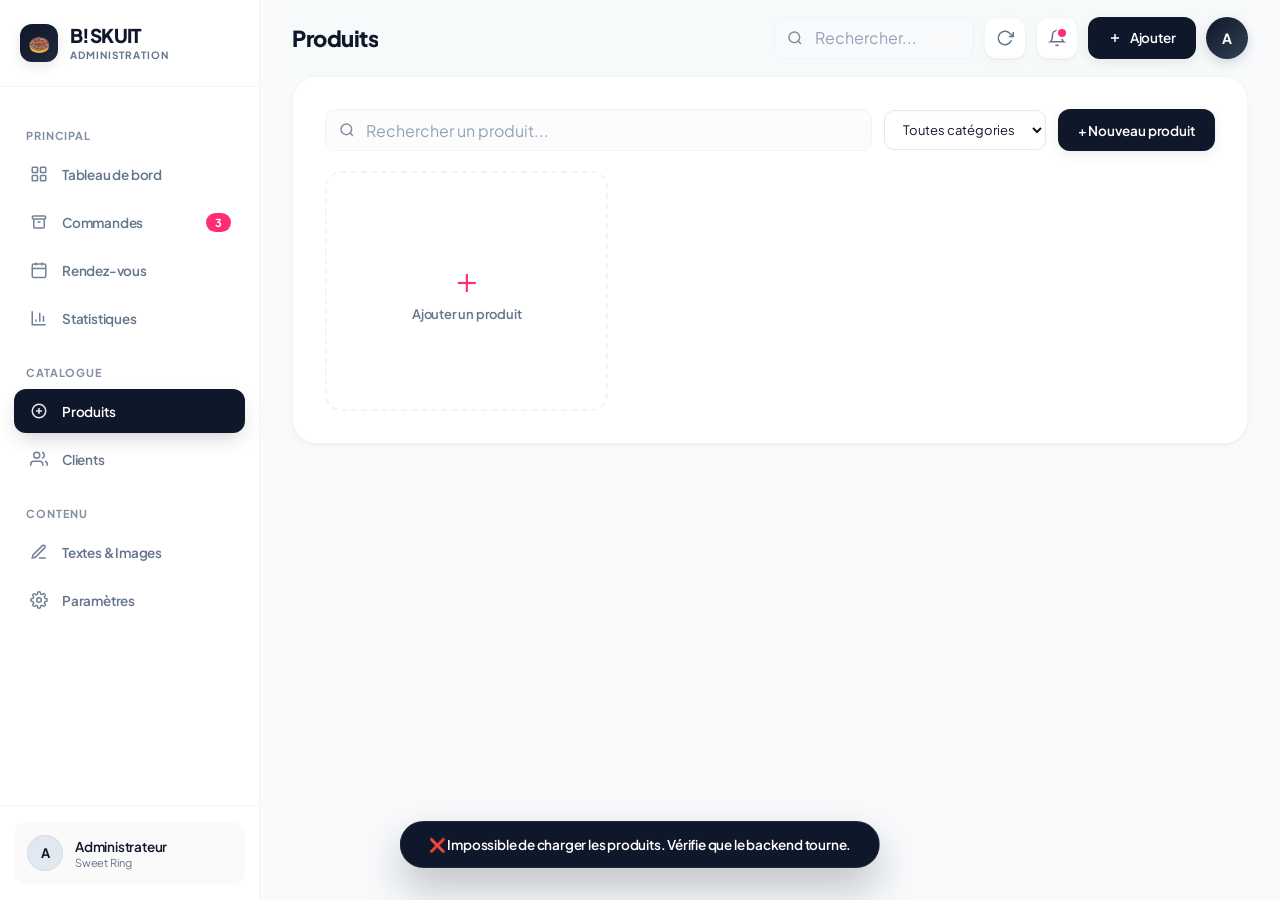
<file: produits.html>
<!DOCTYPE html>
<html lang="fr">
<head>
<meta charset="UTF-8">
<meta name="viewport" content="width=device-width, initial-scale=1.0">
<title>Sweet Ring — Tableau de bord</title>
<link rel="preconnect" href="https://fonts.googleapis.com">
<link rel="preconnect" href="https://fonts.gstatic.com" crossorigin>
<link href="https://fonts.googleapis.com/css2?family=Plus+Jakarta+Sans:wght@400;500;600;700;800&display=swap" rel="stylesheet">

<link rel="stylesheet" href="https://cdnjs.cloudflare.com/ajax/libs/font-awesome/6.5.1/css/all.min.css">

<link rel="stylesheet" href="style.css">
<style>
  /* ===== GRILLE PRODUITS ===== */
  .products-grid {
    display: grid;
    grid-template-columns: repeat(auto-fill, minmax(220px, 1fr));
    gap: 20px;
  }

  .product-card {
    background: var(--card);
    border: 1px solid var(--border);
    border-radius: 16px;
    overflow: hidden;
    display: flex;
    flex-direction: column;
    transition: box-shadow 0.2s, transform 0.2s;
  }

  .product-card:hover {
    transform: translateY(-3px);
    box-shadow: 0 8px 24px rgba(0,0,0,0.08);
  }

  .product-img {
    width: 100%;
    aspect-ratio: 1/1;
    background: #fdf0f6;
    display: flex;
    align-items: center;
    justify-content: center;
    font-size: 52px;
    position: relative;
    overflow: hidden;
  }

  .product-img img {
    width: 100%;
    height: 100%;
    object-fit: cover;
  }

  .promo-ribbon {
    position: absolute;
    top: 10px;
    right: 10px;
    background: var(--pink);
    color: #fff;
    font-size: 11px;
    font-weight: 700;
    padding: 3px 9px;
    border-radius: 20px;
  }

  .product-info {
    padding: 14px 16px 16px;
    display: flex;
    flex-direction: column;
    gap: 4px;
    flex: 1;
  }

  .product-name {
    font-weight: 700;
    font-size: 15px;
    color: var(--text);
  }

  .product-cat {
    font-size: 12px;
    color: var(--muted);
    margin-bottom: 4px;
  }

  .price-row {
    display: flex;
    align-items: center;
    gap: 8px;
    margin-bottom: 10px;
  }

  .price-current {
    font-weight: 700;
    font-size: 16px;
    color: var(--pink);
  }

  .price-old {
    font-size: 13px;
    color: var(--muted);
    text-decoration: line-through;
  }

  .product-actions {
    display: flex;
    gap: 8px;
    margin-top: auto;
  }

  .product-actions .btn {
    flex: 1;
    font-size: 12px;
    padding: 8px 10px;
    justify-content: center;
  }

  /* Carte "Ajouter" */
  .card-add {
    border: 2px dashed var(--border);
    background: transparent;
    box-shadow: none;
    align-items: center;
    justify-content: center;
    min-height: 240px;
    cursor: pointer;
    transition: border-color 0.2s, background 0.2s;
  }

  .card-add:hover {
    border-color: var(--pink);
    background: #fdf0f6;
    transform: none;
    box-shadow: none;
  }

  .card-add-inner {
    text-align: center;
    color: var(--muted);
  }

  .card-add-inner .plus-icon {
    font-size: 36px;
    font-weight: 300;
    line-height: 1;
    color: var(--pink);
    margin-bottom: 8px;
  }

  .card-add-inner span {
    font-size: 13px;
    font-weight: 600;
  }

  /* ===== LOADER ===== */
  .loader-overlay {
    display: none;
    position: fixed;
    inset: 0;
    background: rgba(255,255,255,0.6);
    z-index: 9000;
    align-items: center;
    justify-content: center;
  }

  .loader-overlay.active {
    display: flex;
  }

  .spinner {
    width: 40px;
    height: 40px;
    border: 3px solid #f0c;
    border-top-color: transparent;
    border-radius: 50%;
    animation: spin 0.7s linear infinite;
  }

  @keyframes spin { to { transform: rotate(360deg); } }

  /* ===== IMAGE UPLOAD PREVIEW ===== */
  .img-preview {
    width: 100%;
    height: 120px;
    border: 1px dashed var(--border);
    border-radius: 10px;
    display: flex;
    align-items: center;
    justify-content: center;
    font-size: 12px;
    color: var(--muted);
    overflow: hidden;
    cursor: pointer;
    background: var(--bg);
    transition: border-color 0.2s;
  }

  .img-preview:hover { border-color: var(--pink); }
  .img-preview img { width: 100%; height: 100%; object-fit: cover; }

  /* Badge stock */
  .badge-stock {
    display: inline-flex;
    align-items: center;
    gap: 4px;
    font-size: 11px;
    font-weight: 600;
    padding: 2px 8px;
    border-radius: 20px;
  }

  .badge-stock.ok { background: #e8f8ec; color: #1e7e34; }
  .badge-stock.low { background: #fff3cd; color: #856404; }
  .badge-stock.out { background: #f8d7da; color: #721c24; }
</style>
</head>
<body>
<div id="sidebar-slot"></div>

<div class="loader-overlay" id="loader">
  <div class="spinner"></div>
</div>

<main class="main">
  <div id="topbar-slot"></div>
  <div class="content page-enter">

    <!-- BARRE DE RECHERCHE + FILTRES -->
    <div style="display:flex;gap:12px;margin-bottom:20px;align-items:center;flex-wrap:wrap">
      <div class="search-wrap" style="flex:1;min-width:180px;position:relative">
        <span class="search-icon">
          <svg viewBox="0 0 24 24" fill="none" stroke="currentColor" stroke-width="2">
            <circle cx="11" cy="11" r="8"/>
            <path d="M21 21l-4.35-4.35"/>
          </svg>
        </span>
        <input type="text" id="search-input" placeholder="Rechercher un produit..." oninput="filtrerProduits()">
      </div>
      <select id="filter-cat" style="width:auto;font-size:13px;padding:10px 14px" onchange="filtrerProduits()">
        <option value="">Toutes catégories</option>
        <option>Classiques</option>
        <option>Chocolat</option>
        <option>Fruits</option>
        <option>Spécial</option>
        <option>Box</option>
      </select>
      <button class="btn btn-primary" onclick="openModal('modal-new-product')">+ Nouveau produit</button>
    </div>

    <!-- COMPTEUR -->
    <div style="font-size:13px;color:var(--muted);margin-bottom:16px" id="product-count"></div>

    <!-- GRILLE PRODUITS -->
    <div class="products-grid" id="products-grid">
      <!-- Chargé dynamiquement -->
      <div class="product-card card-add" onclick="openModal('modal-new-product')">
        <div class="card-add-inner">
          <div class="plus-icon">+</div>
          <span>Ajouter un produit</span>
        </div>
      </div>
    </div>

  </div>
</main>

<!-- ===== MODAL NOUVEAU PRODUIT ===== -->
<div class="modal-overlay" id="modal-new-product">
  <div class="modal">
    <div class="modal-title">🍩 Nouveau produit
      <button class="close-btn" onclick="closeModal('modal-new-product')">×</button>
    </div>

    <div class="form-group">
      <label>Nom du produit *</label>
      <input type="text" id="new-nom" placeholder="Ex: Vanille Pétillante">
    </div>

    <div class="form-row">
      <div class="form-group">
        <label>Prix (€) *</label>
        <input type="number" id="new-prix" step="0.10" min="0" placeholder="3.50">
      </div>
      <div class="form-group">
        <label>Catégorie</label>
        <select id="new-cat">
          <option>Classiques</option>
          <option>Chocolat</option>
          <option>Fruits</option>
          <option>Spécial</option>
          <option>Box</option>
        </select>
      </div>
    </div>

    <div class="form-group">
      <label>Description</label>
      <textarea id="new-desc" rows="3" placeholder="Décrivez votre création..."></textarea>
    </div>

    <div class="form-row">
      <div class="form-group">
        <label>Stock disponible</label>
        <input type="number" id="new-stock" min="0" placeholder="20">
      </div>
      <div class="form-group">
        <label>Allergènes</label>
        <input type="text" id="new-allergenes" placeholder="gluten, lait...">
      </div>
    </div>


    <div class="form-group">
      <label>Description</label>
      <textarea id="edit-prod-desc" rows="2"></textarea>
    </div>

    <div class="form-row">
      <div class="form-group">
        <label>Stock</label>
        <input type="number" id="edit-prod-stock" min="0">
      </div>
      <div class="form-group">
        <label>Allergènes</label>
        <input type="text" id="edit-prod-allergenes">
      </div>
    </div>

    <div class="form-group">
      <label>Image du produit</label>
      <div style="display: flex; gap: 8px; margin-bottom: 8px;">
        <button type="button" class="btn btn-outline" onclick="document.getElementById('file-edit').click()" style="flex: 1;">
          📁 Changer l'image
        </button>
        <input type="file" id="file-edit" accept="image/*" style="display:none" onchange="handleFileSelect(event, 'preview-edit', 'edit-prod-image')">
      </div>
      <input type="text" id="edit-prod-image" oninput="previewImage('edit-prod-image','preview-edit')">
      <div class="img-preview" style="margin-top:8px" id="preview-edit"></div>
    </div>

  

    <div class="modal-actions">
      <button class="btn btn-outline" onclick="closeModal('modal-new-product')">Annuler</button>
      <button class="btn btn-primary" onclick="ajouterProduit()">+ Ajouter le produit</button>
    </div>
  </div>
</div>

<!-- ===== MODAL MODIFIER PRODUIT ===== -->
<div class="modal-overlay" id="modal-edit-product">
  <div class="modal">
    <div class="modal-title">✏️ Modifier — <span id="edit-prod-title"></span>
      <button class="close-btn" onclick="closeModal('modal-edit-product')">×</button>
    </div>

    <input type="hidden" id="edit-prod-id">

    <div class="form-group">
      <label>Nom</label>
      <input type="text" id="edit-prod-name">
    </div>

    <div class="form-row">
      <div class="form-group">
        <label>Prix (€)</label>
        <input type="number" step="0.10" id="edit-prod-price">
      </div>
      <div class="form-group">
        <label>Catégorie</label>
        <select id="edit-prod-cat">
          <option>Classiques</option>
          <option>Chocolat</option>
          <option>Fruits</option>
          <option>Spécial</option>
          <option>Box</option>
        </select>
      </div>
    </div>

    <div class="form-group">
      <label>Description</label>
      <textarea id="edit-prod-desc" rows="3"></textarea>
    </div>

    <div class="form-row">
      <div class="form-group">
        <label>Stock</label>
        <input type="number" id="edit-prod-stock" min="0">
      </div>
      <div class="form-group">
        <label>Allergènes</label>
        <input type="text" id="edit-prod-allergenes">
      </div>
    </div>

    <div class="form-group">
  <label>Image du produit</label>
  <input type="file" id="new-image-file" accept="image/*" style="display:none" onchange="handleFileSelect(event, 'preview-new')">
  
  <button type="button" class="btn btn-outline" onclick="document.getElementById('new-image-file').click()" style="width:100%; margin-bottom:8px">
    📁 Choisir une image sur mon PC
  </button>

  <input type="text" id="new-image" placeholder="Ou collez une URL ici..." oninput="previewImage('new-image','preview-new')">
  
  <div class="img-preview" style="margin-top:8px" id="preview-new">
    Aucune image sélectionnée
  </div>
</div>


    <div class="modal-actions">
      <button class="btn btn-danger btn-sm" onclick="supprimerProduit()">🗑️ Supprimer</button>
      <button class="btn btn-outline" onclick="closeModal('modal-edit-product')">Annuler</button>
      <button class="btn btn-primary" onclick="sauvegarderModification()">💾 Sauvegarder</button>
    </div>
  </div>
</div>

<!-- ===== MODAL PROMOTION ===== -->
<div class="modal-overlay" id="modal-promo">
  <div class="modal">
    <div class="modal-title">% Promotion — <span id="promo-prod-name"></span>
      <button class="close-btn" onclick="closeModal('modal-promo')">×</button>
    </div>
    <input type="hidden" id="promo-prod-id">
    <div class="form-row">
      <div class="form-group">
        <label>Réduction (%)</label>
        <input type="number" id="promo-percent" min="1" max="90" value="20">
      </div>
      <div class="form-group">
        <label>Jusqu'au</label>
        <input type="date" id="promo-date">
      </div>
    </div>
    <div class="form-group">
      <label>Message promo</label>
      <input type="text" id="promo-msg" placeholder="Ex: Soldes d'été !">
    </div>
    <div class="modal-actions">
      <button class="btn btn-outline" onclick="closeModal('modal-promo')">Annuler</button>
      <button class="btn btn-primary" onclick="appliquerPromo()">Appliquer la promo</button>
    </div>
  </div>
</div>

<!-- ===== MODAL QUICK ADD ===== -->
<div class="modal-overlay" id="modal-quick-add">
  <div class="modal">
    <div class="modal-title">➕ Ajouter
      <button class="close-btn" onclick="closeModal('modal-quick-add')">×</button>
    </div>
    <div style="display:grid;grid-template-columns:1fr 1fr;gap:12px">
      <button class="btn btn-outline" style="padding:20px;flex-direction:column;gap:8px;height:auto;font-size:13px" onclick="closeModal('modal-quick-add');openModal('modal-new-product')">
        <span style="font-size:28px">🍩</span>Nouveau produit
      </button>
      <a href="rendez-vous.html" class="btn btn-outline" style="padding:20px;flex-direction:column;gap:8px;height:auto;font-size:13px;text-decoration:none;justify-content:center">
        <span style="font-size:28px">📅</span>Rendez-vous
      </a>
    </div>
  </div>
</div>

<div class="toast" id="toast"></div>
<script src="shared-layout.js"></script>
<script>
// ============================================================
// CONFIG
// ============================================================
const API = "http://127.0.0.1:5000/api";

// Cache local de tous les produits (pour filtrage côté client)
let tousLesProduits = [];

// ============================================================
// INIT
// ============================================================
document.addEventListener("DOMContentLoaded", () => {
  renderLayout('Produits');
  chargerProduits();
});

// ============================================================
// 1. CHARGER LES PRODUITS DEPUIS L'API
// ============================================================
function chargerProduits() {
  showLoader(true);

  fetch(`${API}/produits/`)
    .then(res => {
      if (!res.ok) throw new Error("Erreur serveur " + res.status);
      return res.json();
    })
    .then(produits => {
      tousLesProduits = produits;
      afficherProduits(produits);
    })
    .catch(err => {
      console.error("Erreur chargement produits :", err);
      showToast("❌ Impossible de charger les produits. Vérifie que le backend tourne.");
    })
    .finally(() => showLoader(false));
}

// ============================================================
// 2. AFFICHER LES PRODUITS DANS LA GRILLE
// ============================================================
function afficherProduits(produits) {
  const grid = document.getElementById('products-grid');

  // Vide la grille mais garde le bouton "Ajouter"
  grid.innerHTML = '';

  if (produits.length === 0) {
    grid.innerHTML = `
      <div style="grid-column:1/-1;text-align:center;padding:60px 20px;color:var(--muted)">
        <div style="font-size:48px;margin-bottom:12px">🍩</div>
        <div style="font-weight:600;margin-bottom:6px">Aucun produit trouvé</div>
        <div style="font-size:13px">Ajoutez votre premier donut !</div>
      </div>`;
  } else {
    produits.forEach(p => {
      grid.innerHTML += creerCarteHTML(p);
    });
  }

  // Bouton "Ajouter un produit" toujours à la fin
  grid.innerHTML += `
    <div class="product-card card-add" onclick="openModal('modal-new-product')">
      <div class="card-add-inner">
        <div class="plus-icon">+</div>
        <span>Ajouter un produit</span>
      </div>
    </div>`;

  // Compteur
  document.getElementById('product-count').textContent =
    produits.length > 0 ? `${produits.length} produit${produits.length > 1 ? 's' : ''} affiché${produits.length > 1 ? 's' : ''}` : '';
}

// ============================================================
// 3. GÉNÉRER LE HTML D'UNE CARTE PRODUIT
// ============================================================
function creerCarteHTML(p) {
  const stock = p.stock ?? 0;
  let stockBadge = '';
  if (stock === 0)      stockBadge = `<span class="badge-stock out">Épuisé</span>`;
  else if (stock <= 5)  stockBadge = `<span class="badge-stock low">${stock} restants</span>`;
  else                  stockBadge = `<span class="badge-stock ok">En stock</span>`;

  const imgHTML = p.image
    ? `<img src="${escHtml(p.image)}" alt="${escHtml(p.nom)}" onerror="this.parentElement.innerHTML='🍩'">`
    : '🍩';

  const promoRibbon = p.promotion ? `<div class="promo-ribbon">-${p.promotion}%</div>` : '';

  const prixOriginal = p.prix ? parseFloat(p.prix) : 0;
  const prixFinal = p.promotion
    ? (prixOriginal * (1 - p.promotion / 100)).toFixed(2)
    : prixOriginal.toFixed(2);

  const prixOldHTML = p.promotion
    ? `<span class="price-old">${prixOriginal.toFixed(2)}€</span>`
    : '';

  const promoBtn = p.promotion
    ? `<button class="btn btn-danger" onclick="retirerPromo(${p.id})">✕ Promo</button>`
    : `<button class="btn btn-amber" onclick="ouvrirPromo(${p.id}, '${escHtml(p.nom)}')">% Promo</button>`;

  return `
    <div class="product-card" data-id="${p.id}" data-cat="${escHtml(p.categorie || '')}">
      <div class="product-img">
        ${imgHTML}
        ${promoRibbon}
      </div>
      <div class="product-info">
        <div class="product-name">${escHtml(p.nom)}</div>
        <div class="product-cat">${escHtml(p.categorie || 'Donut')} &nbsp;·&nbsp; ${stockBadge}</div>
        <div class="price-row">
          <span class="price-current">${prixFinal}€</span>
          ${prixOldHTML}
        </div>
        <div class="product-actions">
          <button class="btn btn-outline" onclick="ouvrirModification(${p.id})">✏️ Modifier</button>
          ${promoBtn}
        </div>
      </div>
    </div>`;
}

// ============================================================
// 4. FILTRER (RECHERCHE + CATÉGORIE) — côté client
// ============================================================
function filtrerProduits() {
  const recherche = document.getElementById('search-input').value.toLowerCase().trim();
  const cat = document.getElementById('filter-cat').value;

  const filtres = tousLesProduits.filter(p => {
    const nomOk = p.nom.toLowerCase().includes(recherche);
    const catOk = !cat || (p.categorie || '') === cat;
    return nomOk && catOk;
  });

  afficherProduits(filtres);
}

// ============================================================
// 5. AJOUTER UN PRODUIT (POST)
// ============================================================
function ajouterProduit() {
  const nom   = document.getElementById('new-nom').value.trim();
  const prix  = parseFloat(document.getElementById('new-prix').value);
  const cat   = document.getElementById('new-cat').value;
  const desc  = document.getElementById('new-desc').value.trim();
  const stock = parseInt(document.getElementById('new-stock').value) || 0;
  const img   = document.getElementById('new-image').value.trim();
  const allerg = document.getElementById('new-allergenes').value.trim();

  if (!nom || isNaN(prix) || prix <= 0) {
    showToast("⚠️ Le nom et le prix sont obligatoires.");
    return;
  }

  const payload = {
    nom,
    prix,
    categorie: cat,
    description: desc,
    stock,
    image: img || null,
    allergenes: allerg || null
  };

  showLoader(true);

  fetch(`${API}/produits/`, {
    method: 'POST',
    headers: { 'Content-Type': 'application/json' },
    body: JSON.stringify(payload)
  })
  .then(res => {
    if (!res.ok) throw new Error("Erreur " + res.status);
    return res.json();
  })
  .then(() => {
    closeModal('modal-new-product');
    viderFormulaireAjout();
    showToast('✅ Produit ajouté avec succès !');
    chargerProduits();
  })
  .catch(err => {
    console.error(err);
    showToast("❌ Erreur lors de l'ajout du produit.");
  })
  .finally(() => showLoader(false));
}

function viderFormulaireAjout() {
  ['new-nom','new-prix','new-desc','new-stock','new-allergenes','new-image']
    .forEach(id => { document.getElementById(id).value = ''; });
  document.getElementById('preview-new').innerHTML = 'Aucune image — entrez une URL';
}

// ============================================================
// 6. OUVRIR LA MODAL DE MODIFICATION
// ============================================================
function ouvrirModification(id) {
  const p = tousLesProduits.find(x => x.id === id);
  if (!p) return;

  document.getElementById('edit-prod-id').value    = p.id;
  document.getElementById('edit-prod-title').textContent = p.nom;
  document.getElementById('edit-prod-name').value  = p.nom;
  document.getElementById('edit-prod-price').value = p.prix;
  document.getElementById('edit-prod-stock').value = p.stock ?? '';
  document.getElementById('edit-prod-desc').value  = p.description ?? '';
  document.getElementById('edit-prod-allergenes').value = p.allergenes ?? '';
  document.getElementById('edit-prod-image').value = p.image ?? '';

  // Sélectionner la bonne catégorie
  const sel = document.getElementById('edit-prod-cat');
  for (let opt of sel.options) {
    if (opt.value === p.categorie) { opt.selected = true; break; }
  }

  // Aperçu image
  const prev = document.getElementById('preview-edit');
  if (p.image) {
    prev.innerHTML = `<img src="${escHtml(p.image)}" alt="Aperçu">`;
  } else {
    prev.innerHTML = 'Aucune image';
  }

  openModal('modal-edit-product');
}

// ============================================================
// 7. SAUVEGARDER UNE MODIFICATION (PUT)
// ============================================================
function sauvegarderModification() {
  const id    = document.getElementById('edit-prod-id').value;
  const nom   = document.getElementById('edit-prod-name').value.trim();
  const prix  = parseFloat(document.getElementById('edit-prod-price').value);
  const cat   = document.getElementById('edit-prod-cat').value;
  const desc  = document.getElementById('edit-prod-desc').value.trim();
  const stock = parseInt(document.getElementById('edit-prod-stock').value) || 0;
  const img   = document.getElementById('edit-prod-image').value.trim();
  const allerg = document.getElementById('edit-prod-allergenes').value.trim();

  if (!nom || isNaN(prix)) {
    showToast("⚠️ Nom et prix requis.");
    return;
  }

  const payload = { nom, prix, categorie: cat, description: desc, stock, image: img || null, allergenes: allerg || null };

  showLoader(true);

  fetch(`${API}/produits/${id}`, {
    method: 'PUT',
    headers: { 'Content-Type': 'application/json' },
    body: JSON.stringify(payload)
  })
  .then(res => {
    if (!res.ok) throw new Error("Erreur " + res.status);
    return res.json();
  })
  .then(() => {
    closeModal('modal-edit-product');
    showToast('💾 Produit mis à jour !');
    chargerProduits();
  })
  .catch(err => {
    console.error(err);
    showToast("❌ Erreur lors de la mise à jour.");
  })
  .finally(() => showLoader(false));
}

// ============================================================
// 8. SUPPRIMER UN PRODUIT (DELETE)
// ============================================================
function supprimerProduit() {
  const id  = document.getElementById('edit-prod-id').value;
  const nom = document.getElementById('edit-prod-title').textContent;

  if (!confirm(`Supprimer définitivement "${nom}" ?`)) return;

  showLoader(true);

  fetch(`${API}/produits/${id}`, { method: 'DELETE' })
  .then(res => {
    if (!res.ok) throw new Error("Erreur " + res.status);
    closeModal('modal-edit-product');
    showToast('🗑️ Produit supprimé.');
    chargerProduits();
  })
  .catch(err => {
    console.error(err);
    showToast("❌ Erreur lors de la suppression.");
  })
  .finally(() => showLoader(false));
}

// ============================================================
// 9. PROMOTIONS
// ============================================================
function ouvrirPromo(id, nom) {
  document.getElementById('promo-prod-id').value = id;
  document.getElementById('promo-prod-name').textContent = nom;
  document.getElementById('promo-percent').value = 20;
  document.getElementById('promo-msg').value = '';
  openModal('modal-promo');
}

function appliquerPromo() {
  const id      = document.getElementById('promo-prod-id').value;
  const percent = parseInt(document.getElementById('promo-percent').value);

  if (!percent || percent < 1 || percent > 90) {
    showToast("⚠️ Réduction entre 1 et 90%.");
    return;
  }

  // Mise à jour locale du cache + re-render
  // Si ton API supporte un champ "promotion", envoie un PUT
  fetch(`${API}/produits/${id}`, {
    method: 'PUT',
    headers: { 'Content-Type': 'application/json' },
    body: JSON.stringify({ promotion: percent })
  })
  .then(res => {
    if (!res.ok) throw new Error();
    closeModal('modal-promo');
    showToast(`🎉 Promo -${percent}% appliquée !`);
    chargerProduits();
  })
  .catch(() => {
    // Si l'API ne supporte pas encore le champ "promotion", applique juste côté client
    const p = tousLesProduits.find(x => x.id == id);
    if (p) p.promotion = percent;
    afficherProduits(tousLesProduits);
    closeModal('modal-promo');
    showToast(`🎉 Promo -${percent}% affichée (non persistée)`);
  });
}

function retirerPromo(id) {
  fetch(`${API}/produits/${id}`, {
    method: 'PUT',
    headers: { 'Content-Type': 'application/json' },
    body: JSON.stringify({ promotion: null })
  })
  .then(() => {
    showToast('Promo retirée.');
    chargerProduits();
  })
  .catch(() => {
    const p = tousLesProduits.find(x => x.id == id);
    if (p) delete p.promotion;
    afficherProduits(tousLesProduits);
    showToast('Promo retirée (affichage).');
  });
}

// ============================================================
// UTILITAIRES
// ============================================================
function previewImage(inputId, previewId) {
  const url  = document.getElementById(inputId).value.trim();
  const prev = document.getElementById(previewId);
  if (url) {
    prev.innerHTML = `<img src="${escHtml(url)}" alt="Aperçu" onerror="this.parentElement.innerHTML='❌ Image introuvable'">`;
  } else {
    prev.innerHTML = 'Aucune image — entrez une URL';
  }
}

function escHtml(str) {
  if (!str) return '';
  return String(str)
    .replace(/&/g,'&amp;')
    .replace(/</g,'&lt;')
    .replace(/>/g,'&gt;')
    .replace(/"/g,'&quot;')
    .replace(/'/g,'&#39;');
}

function showLoader(visible) {
  document.getElementById('loader').classList.toggle('active', visible);
}

function handleFileSelect(event, previewId) {
  const file = event.target.files[0];
  const preview = document.getElementById(previewId);
  const urlInput = previewId === 'preview-new' ? 'new-image' : 'edit-prod-image';

  if (file) {
    const reader = new FileReader();
    
    reader.onload = function(e) {
      // On affiche l'image dans l'aperçu
      preview.innerHTML = `<img src="${e.target.result}" alt="Aperçu">`;
      // On stocke la version "Base64" de l'image dans l'input texte pour qu'elle soit envoyée à l'API
      document.getElementById(urlInput).value = e.target.result;
    };

    reader.readAsDataURL(file); // Convertit l'image en texte (Base64)
  }
}
</script>
</body>
</html>
</file>
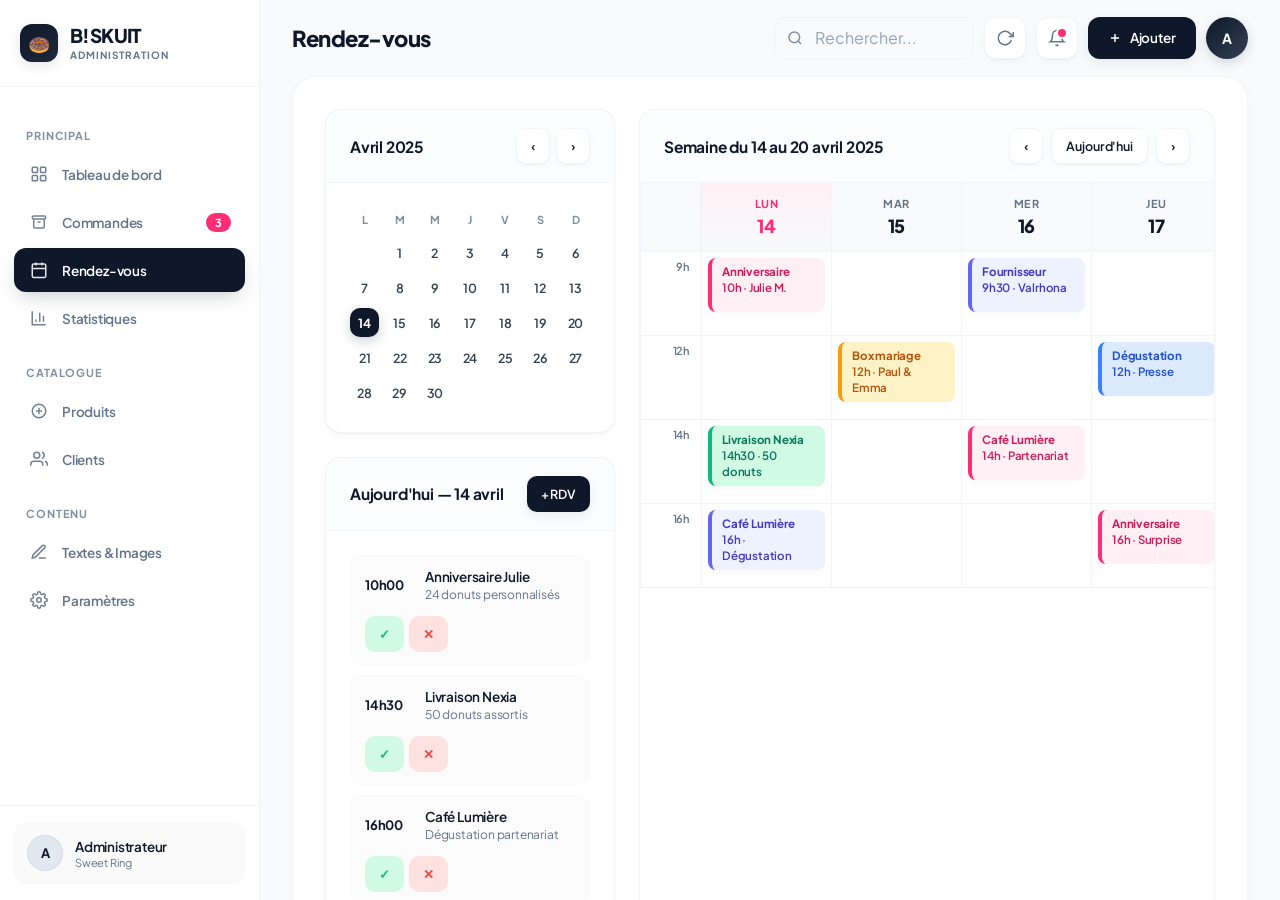
<file: rendez-vous.html>
<!DOCTYPE html>
<html lang="fr">
<head>
<meta charset="UTF-8">
<meta name="viewport" content="width=device-width, initial-scale=1.0">
<title>Sweet Ring — Tableau de bord</title>
<link rel="preconnect" href="https://fonts.googleapis.com">
<link rel="preconnect" href="https://fonts.gstatic.com" crossorigin>
<link href="https://fonts.googleapis.com/css2?family=Plus+Jakarta+Sans:wght@400;500;600;700;800&display=swap" rel="stylesheet">

<link rel="stylesheet" href="https://cdnjs.cloudflare.com/ajax/libs/font-awesome/6.5.1/css/all.min.css">

<link rel="stylesheet" href="style.css">
</head>
<body>
<div id="sidebar-slot"></div>
<main class="main">
  <div id="topbar-slot"></div>
  <div class="content page-enter">

    <div class="rdv-layout">
      <!-- Colonne gauche -->
      <div class="rdv-left">
        <!-- Mini calendrier -->
        <div class="card">
          <div class="card-header">
            <div class="card-title">Avril 2025</div>
            <div style="display:flex;gap:6px">
              <button class="btn btn-outline btn-sm">‹</button>
              <button class="btn btn-outline btn-sm">›</button>
            </div>
          </div>
          <div class="card-body">
            <div class="mini-cal-grid">
              <div class="cal-dh">L</div><div class="cal-dh">M</div><div class="cal-dh">M</div><div class="cal-dh">J</div><div class="cal-dh">V</div><div class="cal-dh">S</div><div class="cal-dh">D</div>
              <div class="cal-d empty"></div><div class="cal-d">1</div><div class="cal-d">2</div><div class="cal-d">3</div><div class="cal-d">4</div><div class="cal-d has-dot">5</div><div class="cal-d">6</div>
              <div class="cal-d">7</div><div class="cal-d">8</div><div class="cal-d has-dot">9</div><div class="cal-d">10</div><div class="cal-d has-dot">11</div><div class="cal-d">12</div><div class="cal-d">13</div>
              <div class="cal-d today has-dot">14</div><div class="cal-d">15</div><div class="cal-d">16</div><div class="cal-d has-dot">17</div><div class="cal-d">18</div><div class="cal-d">19</div><div class="cal-d">20</div>
              <div class="cal-d">21</div><div class="cal-d">22</div><div class="cal-d">23</div><div class="cal-d">24</div><div class="cal-d">25</div><div class="cal-d has-dot">26</div><div class="cal-d">27</div>
              <div class="cal-d">28</div><div class="cal-d">29</div><div class="cal-d">30</div>
            </div>
          </div>
        </div>

        <!-- RDV du jour -->
        <div class="card">
          <div class="card-header">
            <div class="card-title">Aujourd'hui — 14 avril</div>
            <button class="btn btn-primary btn-sm" onclick="openModal('modal-new-rdv')">+ RDV</button>
          </div>
          <div class="card-body" id="rdv-today-list">
            <div class="appt-item" id="rdv-a">
              <div class="appt-time">10h00</div>
              <div class="appt-info"><div class="appt-name">Anniversaire Julie</div><div class="appt-detail">24 donuts personnalisés</div></div>
              <div style="display:flex;gap:5px">
                <button class="btn btn-success btn-sm" onclick="showToast('✅ Confirmé')">✓</button>
                <button class="btn btn-danger btn-sm" onclick="removeRdv('rdv-a')">✕</button>
              </div>
            </div>
            <div class="appt-item" id="rdv-b">
              <div class="appt-time">14h30</div>
              <div class="appt-info"><div class="appt-name">Livraison Nexia</div><div class="appt-detail">50 donuts assortis</div></div>
              <div style="display:flex;gap:5px">
                <button class="btn btn-success btn-sm" onclick="showToast('✅ Confirmé')">✓</button>
                <button class="btn btn-danger btn-sm" onclick="removeRdv('rdv-b')">✕</button>
              </div>
            </div>
            <div class="appt-item" id="rdv-c">
              <div class="appt-time">16h00</div>
              <div class="appt-info"><div class="appt-name">Café Lumière</div><div class="appt-detail">Dégustation partenariat</div></div>
              <div style="display:flex;gap:5px">
                <button class="btn btn-success btn-sm" onclick="showToast('✅ Confirmé')">✓</button>
                <button class="btn btn-danger btn-sm" onclick="removeRdv('rdv-c')">✕</button>
              </div>
            </div>
          </div>
        </div>
      </div>

      <!-- Vue semaine -->
      <div class="card" style="overflow:hidden">
        <div class="card-header">
          <div class="card-title">Semaine du 14 au 20 avril 2025</div>
          <div style="display:flex;gap:8px">
            <button class="btn btn-outline btn-sm">‹</button>
            <button class="btn btn-outline btn-sm">Aujourd'hui</button>
            <button class="btn btn-outline btn-sm">›</button>
          </div>
        </div>
        <div style="overflow-x:auto">
          <div style="min-width:680px">
            <!-- En-têtes jours -->
            <div class="rdv-week-grid" style="border-left:1px solid var(--border)">
              <div style="background:var(--bg);border-bottom:1px solid var(--border);border-right:1px solid var(--border)"></div>
              <div class="rdv-day-header today"><div class="rdv-day-name">Lun</div><div class="rdv-day-num">14</div></div>
              <div class="rdv-day-header"><div class="rdv-day-name">Mar</div><div class="rdv-day-num">15</div></div>
              <div class="rdv-day-header"><div class="rdv-day-name">Mer</div><div class="rdv-day-num">16</div></div>
              <div class="rdv-day-header"><div class="rdv-day-name">Jeu</div><div class="rdv-day-num">17</div></div>
              <div class="rdv-day-header"><div class="rdv-day-name">Ven</div><div class="rdv-day-num">18</div></div>
              <div class="rdv-day-header"><div class="rdv-day-name">Sam</div><div class="rdv-day-num">19</div></div>
              <div class="rdv-day-header"><div class="rdv-day-name">Dim</div><div class="rdv-day-num">20</div></div>
            </div>
            <!-- 9h -->
            <div class="rdv-week-grid" style="border-left:1px solid var(--border)">
              <div class="rdv-time-label">9h</div>
              <div class="rdv-day-col"><div class="rdv-event pink" onclick="showToast('🎂 Anniversaire Julie — 10h00')"><strong>Anniversaire</strong><br>10h · Julie M.</div></div>
              <div class="rdv-day-col"></div>
              <div class="rdv-day-col"><div class="rdv-event purple" onclick="showToast('🤝 Fournisseur chocolat — 9h30')"><strong>Fournisseur</strong><br>9h30 · Valrhona</div></div>
              <div class="rdv-day-col"></div>
              <div class="rdv-day-col"><div class="rdv-event green" onclick="showToast('📸 Shooting produits')"><strong>Shooting photo</strong><br>9h · Studio</div></div>
              <div class="rdv-day-col"></div>
              <div class="rdv-day-col"></div>
            </div>
            <!-- 12h -->
            <div class="rdv-week-grid" style="border-left:1px solid var(--border)">
              <div class="rdv-time-label">12h</div>
              <div class="rdv-day-col"></div>
              <div class="rdv-day-col"><div class="rdv-event amber" onclick="showToast('🍩 Box mariage — 12h00')"><strong>Box mariage</strong><br>12h · Paul & Emma</div></div>
              <div class="rdv-day-col"></div>
              <div class="rdv-day-col"><div class="rdv-event blue" onclick="showToast('📦 Dégustation presse')"><strong>Dégustation</strong><br>12h · Presse</div></div>
              <div class="rdv-day-col"></div>
              <div class="rdv-day-col"></div>
              <div class="rdv-day-col"><div class="rdv-event green" onclick="showToast('🛍️ Marché artisanal')"><strong>Marché artisanal</strong><br>12h · Stand</div></div>
            </div>
            <!-- 14h -->
            <div class="rdv-week-grid" style="border-left:1px solid var(--border)">
              <div class="rdv-time-label">14h</div>
              <div class="rdv-day-col"><div class="rdv-event green" onclick="showToast('🏢 Livraison Nexia — 14h30')"><strong>Livraison Nexia</strong><br>14h30 · 50 donuts</div></div>
              <div class="rdv-day-col"></div>
              <div class="rdv-day-col"><div class="rdv-event pink" onclick="showToast('☕ Café Lumière — 14h00')"><strong>Café Lumière</strong><br>14h · Partenariat</div></div>
              <div class="rdv-day-col"></div>
              <div class="rdv-day-col"><div class="rdv-event amber" onclick="showToast('🎂 Atelier déco — 14h00')"><strong>Atelier déco</strong><br>14h · 8 pers.</div></div>
              <div class="rdv-day-col"></div>
              <div class="rdv-day-col"></div>
            </div>
            <!-- 16h -->
            <div class="rdv-week-grid" style="border-left:1px solid var(--border)">
              <div class="rdv-time-label">16h</div>
              <div class="rdv-day-col"><div class="rdv-event purple" onclick="showToast('☕ Café Lumière — 16h00')"><strong>Café Lumière</strong><br>16h · Dégustation</div></div>
              <div class="rdv-day-col"></div>
              <div class="rdv-day-col"></div>
              <div class="rdv-day-col"><div class="rdv-event pink" onclick="showToast('🎉 Anniversaire surprise')"><strong>Anniversaire</strong><br>16h · Surprise</div></div>
              <div class="rdv-day-col"></div>
              <div class="rdv-day-col"><div class="rdv-event blue" onclick="showToast('🛍️ Commande boutique')"><strong>Boutique</strong><br>16h30 · Retrait</div></div>
              <div class="rdv-day-col"></div>
            </div>
          </div>
        </div>
      </div>
    </div>
  </div>
</main>

<!-- Modal Nouveau RDV -->
<div class="modal-overlay" id="modal-new-rdv">
  <div class="modal">
    <div class="modal-title">📅 Nouveau rendez-vous <button class="close-btn" onclick="closeModal('modal-new-rdv')">×</button></div>
    <div class="form-group"><label>Client / Entreprise</label><input type="text" placeholder="Nom du client"></div>
    <div class="form-row"><div class="form-group"><label>Date</label><input type="date"></div><div class="form-group"><label>Heure</label><input type="time"></div></div>
    <div class="form-row"><div class="form-group"><label>Durée</label><select><option>30 min</option><option selected>1h</option><option>1h30</option><option>2h</option></select></div><div class="form-group"><label>Nb donuts</label><input type="number" placeholder="Ex: 24"></div></div>
    <div class="form-group"><label>Couleur</label>
      <div style="display:flex;gap:8px;margin-top:4px">
        <div style="width:28px;height:28px;border-radius:8px;background:var(--pink);cursor:pointer;border:3px solid var(--text)" onclick="selectColor(this,'pink')"></div>
        <div style="width:28px;height:28px;border-radius:8px;background:var(--green);cursor:pointer" onclick="selectColor(this,'green')"></div>
        <div style="width:28px;height:28px;border-radius:8px;background:var(--amber);cursor:pointer" onclick="selectColor(this,'amber')"></div>
        <div style="width:28px;height:28px;border-radius:8px;background:var(--blue);cursor:pointer" onclick="selectColor(this,'blue')"></div>
        <div style="width:28px;height:28px;border-radius:8px;background:var(--purple);cursor:pointer" onclick="selectColor(this,'purple')"></div>
      </div>
    </div>
    <div class="form-group"><label>Notes</label><textarea rows="2" placeholder="Détails..."></textarea></div>
    <div class="modal-actions"><button class="btn btn-outline" onclick="closeModal('modal-new-rdv')">Annuler</button><button class="btn btn-primary" onclick="addRdv()">✓ Enregistrer</button></div>
  </div>
</div>

<!-- Modal Quick Add -->
<div class="modal-overlay" id="modal-quick-add">
  <div class="modal">
    <div class="modal-title">➕ Ajouter <button class="close-btn" onclick="closeModal('modal-quick-add')">×</button></div>
    <div style="display:grid;grid-template-columns:1fr 1fr;gap:12px">
      <button class="btn btn-outline" style="padding:20px;flex-direction:column;gap:8px;height:auto;font-size:13px" onclick="closeModal('modal-quick-add');openModal('modal-new-rdv')"><span style="font-size:28px">📅</span>Nouveau RDV</button>
      <a href="commandes.html" class="btn btn-outline" style="padding:20px;flex-direction:column;gap:8px;height:auto;font-size:13px;text-decoration:none;justify-content:center"><span style="font-size:28px">📦</span>Commande</a>
    </div>
  </div>
</div>

<div class="toast" id="toast"></div>
<script src="shared-layout.js"></script>
<script>
renderLayout('Rendez-vous');
function removeRdv(id) {
  const el = document.getElementById(id);
  if (el) { el.style.transition='all 0.2s'; el.style.opacity='0'; el.style.transform='translateX(8px)'; setTimeout(()=>el.remove(),200); }
  showToast('🗑️ RDV supprimé');
}
function addRdv() {
  closeModal('modal-new-rdv');
  showToast('📅 RDV ajouté !');
}
function selectColor(el, color) {
  el.closest('div').querySelectorAll('div').forEach(d => d.style.border='none');
  el.style.border = '3px solid var(--text)';
}
</script>
</body>
</html>
</file>
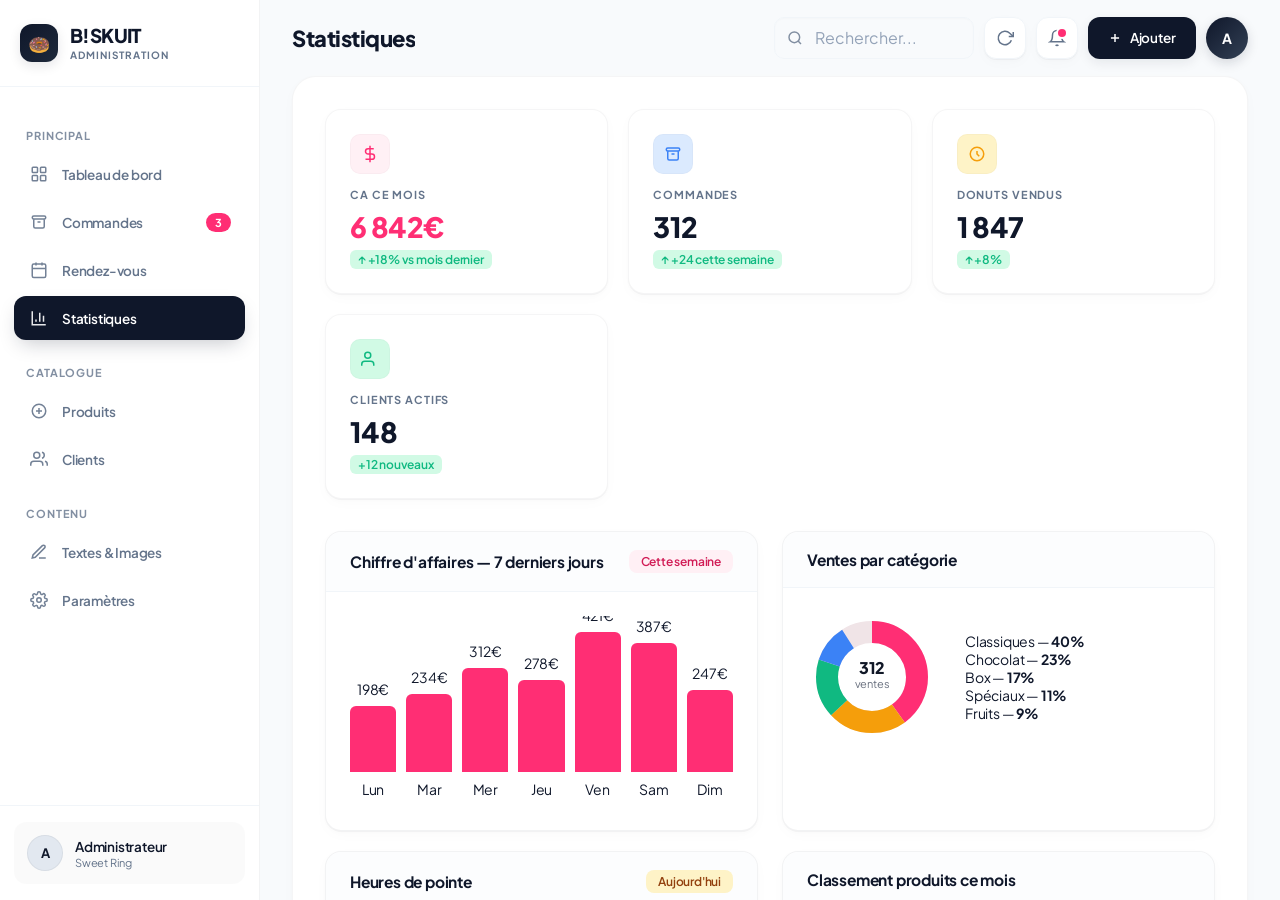
<file: statistiques.html>
<!DOCTYPE html>
<html lang="fr">
<head>
<meta charset="UTF-8">
<meta name="viewport" content="width=device-width, initial-scale=1.0">
<title>Sweet Ring — Tableau de bord</title>
<link rel="preconnect" href="https://fonts.googleapis.com">
<link rel="preconnect" href="https://fonts.gstatic.com" crossorigin>
<link href="https://fonts.googleapis.com/css2?family=Plus+Jakarta+Sans:wght@400;500;600;700;800&display=swap" rel="stylesheet">

<link rel="stylesheet" href="https://cdnjs.cloudflare.com/ajax/libs/font-awesome/6.5.1/css/all.min.css">

<link rel="stylesheet" href="style.css">
</head>
<body>
<div id="sidebar-slot"></div>
<main class="main">
  <div id="topbar-slot"></div>
  <div class="content page-enter">

    <div class="stats-grid">
      <div class="stat-card"><div class="stat-icon" style="background:var(--pink-light)"><svg viewBox="0 0 24 24" fill="none" stroke="var(--pink)" stroke-width="2"><line x1="12" y1="1" x2="12" y2="23"/><path d="M17 5H9.5a3.5 3.5 0 000 7h5a3.5 3.5 0 010 7H6"/></svg></div><div class="stat-label">CA ce mois</div><div class="stat-value" style="color:var(--pink)">6 842€</div><div class="stat-trend">↑ +18% vs mois dernier</div></div>
      <div class="stat-card"><div class="stat-icon" style="background:var(--blue-light)"><svg viewBox="0 0 24 24" fill="none" stroke="var(--blue)" stroke-width="2"><path d="M5 8h14M5 8a2 2 0 110-4h14a2 2 0 110 4M5 8v10a2 2 0 002 2h10a2 2 0 002-2V8m-9 4h4"/></svg></div><div class="stat-label">Commandes</div><div class="stat-value">312</div><div class="stat-trend">↑ +24 cette semaine</div></div>
      <div class="stat-card"><div class="stat-icon" style="background:var(--amber-light)"><svg viewBox="0 0 24 24" fill="none" stroke="var(--amber)" stroke-width="2"><circle cx="12" cy="12" r="9"/><path d="M12 8v4l3 3"/></svg></div><div class="stat-label">Donuts vendus</div><div class="stat-value">1 847</div><div class="stat-trend">↑ +8%</div></div>
      <div class="stat-card"><div class="stat-icon" style="background:var(--green-light)"><svg viewBox="0 0 24 24" fill="none" stroke="var(--green)" stroke-width="2"><path d="M17 21v-2a4 4 0 00-4-4H5a4 4 0 00-4 4v2"/><circle cx="9" cy="7" r="4"/></svg></div><div class="stat-label">Clients actifs</div><div class="stat-value">148</div><div class="stat-trend">+12 nouveaux</div></div>
    </div>

    <div class="two-col" style="margin-bottom:20px">
      <!-- Bar chart CA semaine -->
      <div class="card">
        <div class="card-header">
          <div class="card-title">Chiffre d'affaires — 7 derniers jours</div>
          <span class="badge badge-pink">Cette semaine</span>
        </div>
        <div class="card-body">
          <div class="chart-bar-wrap" id="bar-ca"></div>
        </div>
      </div>
      <!-- Donut par catégorie -->
      <div class="card">
        <div class="card-header"><div class="card-title">Ventes par catégorie</div></div>
        <div class="card-body">
          <div class="donut-chart-wrap">
            <svg width="130" height="130" viewBox="0 0 130 130" style="flex-shrink:0">
              <circle cx="65" cy="65" r="45" fill="none" stroke="#F0E4E7" stroke-width="22"/>
              <circle cx="65" cy="65" r="45" fill="none" stroke="var(--pink)" stroke-width="22" stroke-dasharray="113 170" stroke-dashoffset="0" transform="rotate(-90 65 65)"/>
              <circle cx="65" cy="65" r="45" fill="none" stroke="var(--amber)" stroke-width="22" stroke-dasharray="65 218" stroke-dashoffset="-113" transform="rotate(-90 65 65)"/>
              <circle cx="65" cy="65" r="45" fill="none" stroke="var(--green)" stroke-width="22" stroke-dasharray="48 235" stroke-dashoffset="-178" transform="rotate(-90 65 65)"/>
              <circle cx="65" cy="65" r="45" fill="none" stroke="var(--blue)" stroke-width="22" stroke-dasharray="31 252" stroke-dashoffset="-226" transform="rotate(-90 65 65)"/>
              <text x="65" y="62" text-anchor="middle" font-family="Plus Jakarta Sans,sans-serif" font-weight="800" font-size="16" fill="#111827">312</text>
              <text x="65" y="76" text-anchor="middle" font-size="11" fill="#6B7280" font-family="Plus Jakarta Sans,sans-serif">ventes</text>
            </svg>
            <div class="donut-legend">
              <div class="legend-item"><div class="legend-dot" style="background:var(--pink)"></div><span>Classiques — <strong>40%</strong></span></div>
              <div class="legend-item"><div class="legend-dot" style="background:var(--amber)"></div><span>Chocolat — <strong>23%</strong></span></div>
              <div class="legend-item"><div class="legend-dot" style="background:var(--green)"></div><span>Box — <strong>17%</strong></span></div>
              <div class="legend-item"><div class="legend-dot" style="background:var(--blue)"></div><span>Spéciaux — <strong>11%</strong></span></div>
              <div class="legend-item"><div class="legend-dot" style="background:#EAECF2"></div><span>Fruits — <strong>9%</strong></span></div>
            </div>
          </div>
        </div>
      </div>
    </div>

    <div class="two-col">
      <!-- Heures de pointe -->
      <div class="card">
        <div class="card-header"><div class="card-title">Heures de pointe</div><span class="badge badge-amber">Aujourd'hui</span></div>
        <div class="card-body">
          <div class="chart-bar-wrap" id="bar-hours"></div>
        </div>
      </div>
      <!-- Classement produits -->
      <div class="card">
        <div class="card-header"><div class="card-title">Classement produits ce mois</div></div>
        <table>
          <thead><tr><th>#</th><th>Produit</th><th>Qté</th><th>CA</th><th>Tendance</th></tr></thead>
          <tbody>
            <tr><td style="font-weight:800;color:var(--pink)">1</td><td>🍩 Glazed Classic</td><td><strong>342</strong></td><td style="font-weight:700;color:var(--pink)">1 197€</td><td><span style="color:var(--green);font-weight:600;font-size:12px">↑ +8%</span></td></tr>
            <tr><td style="font-weight:800;color:var(--muted)">2</td><td>🍩 Box 6 assortis</td><td><strong>134</strong></td><td style="font-weight:700;color:var(--pink)">2 412€</td><td><span style="color:var(--green);font-weight:600;font-size:12px">↑ +14%</span></td></tr>
            <tr><td style="font-weight:800;color:var(--muted)">3</td><td>🍩 Nutella Crunchy</td><td><strong>201</strong></td><td style="font-weight:700;color:var(--pink)">844€</td><td><span style="color:var(--red);font-weight:600;font-size:12px">↓ -3%</span></td></tr>
            <tr><td style="font-weight:800;color:var(--muted)">4</td><td>🍩 Choco Sprinkles</td><td><strong>278</strong></td><td style="font-weight:700;color:var(--pink)">973€</td><td><span style="color:var(--green);font-weight:600;font-size:12px">↑ +5%</span></td></tr>
            <tr><td style="font-weight:800;color:var(--muted)">5</td><td>🍩 Caramel Salé</td><td><strong>167</strong></td><td style="font-weight:700;color:var(--pink)">651€</td><td><span style="color:var(--amber);font-weight:600;font-size:12px">→ stable</span></td></tr>
          </tbody>
        </table>
      </div>
    </div>

  </div>
</main>

<div class="modal-overlay" id="modal-quick-add">
  <div class="modal">
    <div class="modal-title">➕ Ajouter <button class="close-btn" onclick="closeModal('modal-quick-add')">×</button></div>
    <div style="display:grid;grid-template-columns:1fr 1fr;gap:12px">
      <a href="produits.html" class="btn btn-outline" style="padding:20px;flex-direction:column;gap:8px;height:auto;font-size:13px;text-decoration:none;justify-content:center"><span style="font-size:28px">🍩</span>Produit</a>
      <a href="rendez-vous.html" class="btn btn-outline" style="padding:20px;flex-direction:column;gap:8px;height:auto;font-size:13px;text-decoration:none;justify-content:center"><span style="font-size:28px">📅</span>Rendez-vous</a>
    </div>
  </div>
</div>

<div class="toast" id="toast"></div>
<script src="shared-layout.js"></script>
<script>
renderLayout('Statistiques');
function buildBar(id, data, color) {
  const wrap = document.getElementById(id);
  if (!wrap) return;
  const max = Math.max(...data.map(d=>d.v));
  wrap.innerHTML = data.map(d=>`
    <div class="chart-bar-group">
      <div class="chart-val">${d.v}${d.u||''}</div>
      <div class="chart-bar" style="height:${Math.round((d.v/max)*140)}px;background:${color}" title="${d.l}: ${d.v}${d.u||''}"></div>
      <div class="chart-label">${d.l}</div>
    </div>`).join('');
}
buildBar('bar-ca',[
  {l:'Lun',v:198,u:'€'},{l:'Mar',v:234,u:'€'},{l:'Mer',v:312,u:'€'},
  {l:'Jeu',v:278,u:'€'},{l:'Ven',v:421,u:'€'},{l:'Sam',v:387,u:'€'},{l:'Dim',v:247,u:'€'}
],'var(--pink)');
buildBar('bar-hours',[
  {l:'8h',v:12},{l:'9h',v:28},{l:'10h',v:45},{l:'11h',v:38},{l:'12h',v:52},
  {l:'13h',v:31},{l:'14h',v:22},{l:'15h',v:18},{l:'16h',v:35},{l:'17h',v:48},{l:'18h',v:41},{l:'19h',v:24}
],'var(--amber)');
</script>
</body>
</html>
</file>
<file: style.css>
/* ══════════════════════════════════════════════════════════════════════════
   B!SKUIT — Feuille de style partagée (100% Responsive — Version Ultra-Moderne Premium)
   ══════════════════════════════════════════════════════════════════════════ */
@import url('https://fonts.googleapis.com/css2?family=Plus+Jakarta+Sans:wght@400;500;600;700;800&display=swap');

:root {
  /* -- PALETTE CHROMATIQUE SAAS PREMIUM -- */
  --bg: #F8FAFC;
  --surface: #FFFFFF;
  --border: #F1F5F9;
  --text: #0F172A;
  --muted: #64748B;

  --pink: #FF2E74;
  --pink-light: #FFF0F5;
  --pink-mid: #FFE4EE;
  --pink-dark: #D11B55;
  --amber: #F59E0B;
  --amber-light: #FEF3C7;
  --green: #10B981;
  --green-light: #D1FAE5;
  --red: #EF4444;
  --red-light: #FEE2E2;
  --blue: #3B82F6;
  --blue-light: #DBEAFE;
  --purple: #6366F1;
  --purple-light: #EEF2FF;

  /* -- GEOMÉTRIE & EFFETS PROS -- */
  --sidebar-w: 260px;
  --topbar-h: 76px;
  --radius: 16px;
  --radius-lg: 24px;
  
  /* Ombres multicouches haut de gamme */
  --shadow: 0 2px 4px rgba(15,23,42,.01), 0 4px 14px rgba(15,23,42,.02), 0 1px 0 rgba(15,23,42,.03);
  --shadow-lg: 0 20px 40px -15px rgba(15,23,42,.06), 0 0 0 1px rgba(15,23,42,.01);
  --transition: all 0.25s cubic-bezier(0.16, 1, 0.3, 1);
}

/* ── RESET NEUTRE ── */
*, *::before, *::after { box-sizing: border-box; margin: 0; padding: 0; }

/* ── LAYOUT PRINCIPAL ── */
html, body {
  width: 100%;
  height: 100vh;
  max-height: 100vh;
  overflow: hidden;
  background-color: var(--bg);
}

body {
  font-family: 'Plus Jakarta Sans', sans-serif;
  background: var(--bg);
  color: var(--text);
  display: grid;
  grid-template-columns: var(--sidebar-w) 1fr;
  font-size: 14px;
  -webkit-font-smoothing: antialiased;
  -moz-osx-font-smoothing: grayscale;
  letter-spacing: -0.2px;
}

/* ══════════════════════════════════════
   SIDEBAR (Design Épuré Floating)
══════════════════════════════════════ */
.sidebar {
  background: var(--surface);
  border-right: 1px solid rgba(15, 23, 42, 0.05);
  display: flex;
  flex-direction: column;
  height: 100vh;
  position: relative;
  z-index: 100;
  transition: var(--transition);
  overflow: hidden;
}

.sidebar-logo {
  padding: 24px 20px;
  border-bottom: 1px solid var(--border);
  display: flex;
  align-items: center;
  justify-content: space-between;
  flex-shrink: 0;
}
.logo-mark { display: flex; align-items: center; gap: 12px; }
.logo-icon {
  width: 38px; height: 38px;
  background: linear-gradient(135deg, var(--text) 0%, #1E293B 100%); 
  border-radius: 12px;
  display: flex; align-items: center; justify-content: center;
  font-size: 18px; flex-shrink: 0;
  color: var(--surface);
  box-shadow: 0 4px 12px rgba(15,23,42,0.1);
}
.logo-text { font-weight: 800; font-size: 19px; color: var(--text); line-height: 1; letter-spacing: -0.6px; }
.logo-sub { font-size: 10px; color: var(--muted); margin-top: 4px; font-weight: 700; text-transform: uppercase; letter-spacing: 0.1em; }

.nav { flex: 1; padding: 20px 14px; display: flex; flex-direction: column; gap: 4px; overflow-y: auto; }
.nav-section {
  font-size: 11px; font-weight: 700; text-transform: uppercase;
  letter-spacing: 0.08em; color: var(--muted);
  padding: 14px 12px 6px; margin-top: 8px;
  opacity: 0.8;
}
.nav-item {
  display: flex; align-items: center; gap: 12px;
  padding: 11px 14px; border-radius: 12px; cursor: pointer;
  color: var(--muted); font-weight: 600; transition: var(--transition);
  user-select: none; border: none; background: transparent;
  width: 100%; text-align: left;
  font-family: inherit; font-size: 13.5px;
  text-decoration: none; min-height: 44px;
}
.nav-item:hover { background: rgba(15, 23, 42, 0.03); color: var(--text); transform: translateX(2px); }
.nav-item.active {
  background: var(--text); color: var(--surface);
  font-weight: 600; box-shadow: 0 8px 20px -6px rgba(15,23,42,.25);
}
.nav-item.active:hover { transform: none; background: var(--text); color: var(--surface); }
.nav-item.active .nav-icon-wrap { background: transparent; color: var(--surface); }
.nav-icon-wrap {
  width: 22px; height: 22px; display: flex; align-items: center;
  justify-content: center; flex-shrink: 0; opacity: 0.9;
}
.nav-icon-wrap svg { width: 18px; height: 18px; color: currentColor; stroke-width: 2; }
.nav-badge {
  margin-left: auto; background: var(--pink); color: var(--surface);
  font-size: 11px; font-weight: 700; padding: 3px 9px;
  border-radius: 20px; min-width: 22px; text-align: center;
}

.sidebar-footer { padding: 16px 14px; border-top: 1px solid var(--border); flex-shrink: 0; }
.admin-card {
  display: flex; align-items: center; gap: 12px;
  padding: 12px; background: rgba(15, 23, 42, 0.02); border-radius: 12px;
  cursor: pointer; transition: var(--transition); text-decoration: none;
  border: 1px solid transparent;
}
.admin-card:hover { background: var(--surface); border-color: var(--border); box-shadow: var(--shadow); transform: translateY(-1px); }
.admin-avatar {
  width: 36px; height: 36px; background: #E2E8F0; border-radius: 50%;
  display: flex; align-items: center; justify-content: center;
  color: var(--text); font-weight: 700; font-size: 13px; flex-shrink: 0;
  box-shadow: inset 0 0 0 1px rgba(0,0,0,0.05);
}
.admin-name { font-size: 13.5px; font-weight: 600; color: var(--text); white-space: nowrap; overflow: hidden; text-overflow: ellipsis; }
.admin-role { font-size: 11px; color: var(--muted); margin-top: 1px; }

.sidebar-close-btn { display: none !important; }

.sidebar-overlay {
  position: fixed; inset: 0;
  background: rgba(15,23,42,.3);
  backdrop-filter: blur(8px);
  -webkit-backdrop-filter: blur(8px);
  z-index: 998; display: none;
}
.sidebar-overlay.visible { display: block; }

/* ══════════════════════════════════════
   MAIN & TOPBAR (Glassmorphism Sticky)
══════════════════════════════════════ */
.main {
  display: flex; flex-direction: column;
  min-width: 0;
  padding: 0 32px 32px;
  height: 100vh;
  overflow-y: auto;
  overflow-x: hidden;
}

.topbar {
  background: rgba(248, 250, 252, 0.8);
  backdrop-filter: blur(12px) cubic-bezier(0.16, 1, 0.3, 1);
  -webkit-backdrop-filter: blur(12px);
  padding: 0 0;
  height: var(--topbar-h);
  min-height: var(--topbar-h);
  display: flex; align-items: center; justify-content: space-between;
  position: sticky; top: 0; z-index: 50;
  gap: 16px;
  border-bottom: 1px solid transparent;
}

.topbar-left { display: flex; align-items: center; gap: 14px; min-width: 0; flex-shrink: 0; }
.page-title { font-weight: 800; font-size: 22px; letter-spacing: -0.5px; white-space: nowrap; overflow: hidden; text-overflow: ellipsis; color: var(--text); }
.topbar-actions { display: flex; gap: 10px; align-items: center; flex-shrink: 0; }

.topbar-icon-btn {
  width: 42px; height: 42px; border-radius: 12px;
  display: flex; align-items: center; justify-content: center;
  background: var(--surface); border: 1px solid var(--border);
  cursor: pointer; transition: var(--transition); position: relative;
  color: var(--muted); flex-shrink: 0;
  box-shadow: var(--shadow);
}
.topbar-icon-btn:hover { background: var(--surface); color: var(--text); border-color: #CBD5E1; transform: translateY(-1px); box-shadow: 0 4px 12px rgba(0,0,0,0.03); }
.topbar-icon-btn svg { width: 18px; height: 18px; stroke-width: 2; }
.notif-dot {
  position: absolute; top: 11px; right: 11px;
  width: 8px; height: 8px; background: var(--pink); border-radius: 50%;
  box-shadow: 0 0 0 2px var(--surface);
}
.topbar-avatar {
  width: 42px; height: 42px; border-radius: 50%;
  background: linear-gradient(135deg, var(--text) 0%, #334155 100%);
  display: flex; align-items: center;
  justify-content: center; color: var(--surface); font-weight: 700;
  font-size: 14px; cursor: pointer; text-decoration: none; transition: var(--transition); flex-shrink: 0;
  box-shadow: 0 4px 12px rgba(15,23,42,0.15);
}
.topbar-avatar:hover { transform: scale(1.04); }

.menu-trigger { display: none; }

/* ══════════════════════════════════════
   BUTTONS (Effets de micro-profondeur)
══════════════════════════════════════ */
.btn {
  display: inline-flex; align-items: center; justify-content: center; gap: 8px;
  padding: 10px 20px; border-radius: 12px; font-size: 13.5px;
  font-weight: 600; cursor: pointer; border: none;
  font-family: inherit; transition: var(--transition);
  letter-spacing: -0.1px; text-decoration: none; white-space: nowrap;
  min-height: 42px;
}
.btn:active { transform: scale(0.98); }

.btn-primary { background: var(--text); color: var(--surface); box-shadow: 0 4px 12px rgba(15,23,42,0.08); }
.btn-primary:hover { background: #1E293B; transform: translateY(-1px); box-shadow: 0 6px 16px rgba(15,23,42,0.15); }

.btn-outline { background: var(--surface); border: 1px solid var(--border); color: var(--text); box-shadow: var(--shadow); }
.btn-outline:hover { background: var(--surface); border-color: #CBD5E1; color: var(--text); transform: translateY(-1px); box-shadow: 0 4px 12px rgba(0,0,0,0.03); }

.btn-danger { background: var(--red-light); color: var(--red); }
.btn-danger:hover { background: var(--red); color: var(--surface); transform: translateY(-1px); box-shadow: 0 4px 12px rgba(239,68,68,0.2); }

.btn-success { background: var(--green-light); color: var(--green); }
.btn-success:hover { background: var(--green); color: var(--surface); transform: translateY(-1px); box-shadow: 0 4px 12px rgba(16,185,129,0.2); }

.btn-amber { background: var(--amber-light); color: #D97706; }
.btn-amber:hover { background: var(--amber); color: var(--surface); transform: translateY(-1px); box-shadow: 0 4px 12px rgba(245,158,11,0.2); }

.btn-purple { background: var(--purple-light); color: var(--purple); }
.btn-purple:hover { background: var(--purple); color: var(--surface); transform: translateY(-1px); box-shadow: 0 4px 12px rgba(99,102,241,0.2); }

.btn-sm { padding: 6px 14px; font-size: 12.5px; border-radius: 10px; min-height: 36px; }

/* ══════════════════════════════════════
   CONTENT & CARDS (Bordures Subtiles)
══════════════════════════════════════ */
.content {
  padding: 32px;
  background: var(--surface);
  border-radius: var(--radius-lg);
  box-shadow: var(--shadow);
  border: 1px solid rgba(15, 23, 42, 0.04);
  min-width: 0;
}

.card {
  background: var(--surface); 
  border: 1px solid rgba(15, 23, 42, 0.05);
  border-radius: var(--radius); 
  overflow: hidden;
  box-shadow: var(--shadow);
}
.card-header {
  padding: 18px 24px; border-bottom: 1px solid var(--border);
  display: flex; align-items: center; justify-content: space-between;
  background: rgba(248,250,252,0.4); gap: 12px; flex-wrap: wrap;
}
.card-title { font-weight: 700; font-size: 15.5px; color: var(--text); display: flex; align-items: center; }
.card-body { padding: 24px; }

/* ══════════════════════════════════════
   STATS GRID (Premium Glass Hover)
══════════════════════════════════════ */
.stats-grid {
  display: grid;
  grid-template-columns: repeat(auto-fit, minmax(220px, 1fr));
  gap: 20px;
  margin-bottom: 32px;
}
.stat-card {
  background: var(--surface); border: 1px solid rgba(15, 23, 42, 0.04);
  border-radius: var(--radius); padding: 24px; transition: var(--transition);
  box-shadow: var(--shadow);
}
.stat-card:hover { transform: translateY(-4px); box-shadow: var(--shadow-lg); border-color: rgba(15, 23, 42, 0.1); }
.stat-label { font-size: 11px; color: var(--muted); font-weight: 700; text-transform: uppercase; letter-spacing: 0.08em; margin-bottom: 12px; }
.stat-value { font-weight: 800; font-size: 28px; line-height: 1; margin-bottom: 8px; letter-spacing: -0.6px; color: var(--text); }
.stat-trend { font-size: 12px; color: var(--green); font-weight: 600; display: inline-flex; align-items: center; gap: 4px; padding: 2px 8px; background: var(--green-light); border-radius: 6px; }
.stat-trend.down { color: var(--red); background: var(--red-light); }
.stat-trend.neutral { color: #D97706; background: var(--amber-light); }
.stat-icon { width: 40px; height: 40px; border-radius: 10px; display: flex; align-items: center; justify-content: center; margin-bottom: 14px; box-shadow: inset 0 0 0 1px rgba(0,0,0,0.02); }
.stat-icon svg { width: 18px; height: 18px; stroke-width: 2; }

/* ══════════════════════════════════════
   TABLEAUX (Modern Clean look)
══════════════════════════════════════ */
.table-wrapper {
  width: 100%; overflow-x: auto;
  -webkit-overflow-scrolling: touch;
  border-radius: var(--radius);
  border: 1px solid var(--border);
  box-shadow: var(--shadow);
}
table { width: 100%; border-collapse: collapse; min-width: 560px; }
th {
  text-align: left; font-size: 11px; font-weight: 700;
  text-transform: uppercase; letter-spacing: 0.08em; color: var(--muted);
  padding: 14px 24px; background: #F8FAFC; border-bottom: 1px solid var(--border);
  white-space: nowrap;
}
td { padding: 16px 24px; border-bottom: 1px solid var(--border); vertical-align: middle; font-size: 14px; color: #334155; }
tr:last-child td { border-bottom: none; }
tr:hover td { background: rgba(248,250,252,0.7); }

/* ══════════════════════════════════════
   BADGES (Pill Design)
══════════════════════════════════════ */
.badge {
  display: inline-flex; align-items: center;
  padding: 4px 12px; border-radius: 8px;
  font-size: 12px; font-weight: 600; gap: 6px; white-space: nowrap;
}
.badge-green  { background: var(--green-light);  color: #065F46; }
.badge-amber  { background: var(--amber-light);  color: #92400E; }
.badge-red    { background: var(--red-light);    color: #991B1B; }
.badge-blue   { background: var(--blue-light);   color: #1E40AF; }
.badge-pink   { background: var(--pink-light);   color: var(--pink-dark); }
.badge-purple { background: var(--purple-light); color: #3730A3; }
.badge-gray   { background: #F1F5F9; color: #334155; }

/* ══════════════════════════════════════
   FORMS (Focus soft glow)
══════════════════════════════════════ */
.form-group { margin-bottom: 20px; }
label { display: block; font-size: 13px; font-weight: 600; margin-bottom: 8px; color: var(--text); }
input[type="text"], input[type="number"], input[type="date"],
input[type="time"], input[type="email"], input[type="tel"],
input[type="password"], select, textarea {
  width: 100%; padding: 11px 16px;
  border: 1px solid #E2E8F0; border-radius: 10px;
  font-size: 14px; font-family: inherit;
  background: var(--surface); color: var(--text); outline: none;
  transition: var(--transition);
  box-shadow: inset 0 1px 2px rgba(15,23,42,0.02);
  font-size: max(16px, 14px);
}
input[type="text"]::placeholder, input[type="password"]::placeholder { color: #94A3B8; }
input:focus, select:focus, textarea:focus {
  border-color: var(--text); box-shadow: 0 0 0 4px rgba(15,23,42,.06), inset 0 1px 2px rgba(15,23,42,0.02);
}
.form-row { display: grid; grid-template-columns: repeat(auto-fit, minmax(160px, 1fr)); gap: 16px; }

/* ══════════════════════════════════════
   TOGGLE SWITCH (iOS Look)
══════════════════════════════════════ */
.toggle { position: relative; display: inline-block; width: 42px; height: 24px; flex-shrink: 0; }
.toggle input { opacity: 0; width: 0; height: 0; }
.toggle-slider { position: absolute; inset: 0; background: #E2E8F0; border-radius: 24px; cursor: pointer; transition: var(--transition); }
.toggle-slider:before { content: ''; position: absolute; width: 18px; height: 18px; left: 3px; top: 3px; background: var(--surface); border-radius: 50%; transition: var(--transition); box-shadow: 0 2px 4px rgba(0,0,0,0.1); }
.toggle input:checked + .toggle-slider { background: var(--text); }
.toggle input:checked + .toggle-slider:before { transform: translateX(18px); }

/* ══════════════════════════════════════
   MODAL (Flou d'Arrière-Plan Avancé)
══════════════════════════════════════ */
.modal-overlay {
  display: none; position: fixed; inset: 0;
  background: rgba(15, 23, 42, 0.4); z-index: 200;
  align-items: center; justify-content: center;
  backdrop-filter: blur(12px); -webkit-backdrop-filter: blur(12px);
  padding: 20px;
  overflow-y: auto;
}
.modal-overlay.open { display: flex; }
.modal {
  background: var(--surface); border-radius: var(--radius-lg); padding: 32px;
  width: 490px; max-width: 100%;
  max-height: calc(100vh - 40px);
  overflow-y: auto;
  box-shadow: 0 30px 60px -15px rgba(15,23,42,0.15), 0 0 0 1px rgba(15,23,42,0.04);
  border: none;
  animation: modalIn 0.35s cubic-bezier(0.16, 1, 0.3, 1);
  margin: auto;
}
@keyframes modalIn {
  from { opacity: 0; transform: scale(0.95) translateY(15px); }
  to   { opacity: 1; transform: scale(1) translateY(0); }
}
.modal-lg { width: 680px; }
.modal-title {
  font-weight: 800; font-size: 18px; margin-bottom: 24px;
  display: flex; align-items: center; justify-content: space-between; gap: 12px; letter-spacing: -0.4px;
}
.close-btn {
  width: 32px; height: 32px; border-radius: 8px; background: transparent;
  border: 1px solid var(--border); font-size: 14px; cursor: pointer;
  color: var(--muted); display: flex; align-items: center; justify-content: center;
  transition: var(--transition); flex-shrink: 0;
}
.close-btn:hover { background: var(--bg); color: var(--text); border-color: #CBD5E1; }
.modal-actions {
  display: flex; gap: 12px; justify-content: flex-end;
  margin-top: 24px; padding-top: 20px; border-top: 1px solid var(--border);
  flex-wrap: wrap;
}

/* ══════════════════════════════════════
   TOAST (Style Pill Volant Dynamic)
══════════════════════════════════════ */
.toast {
  position: fixed;
  bottom: max(32px, env(safe-area-inset-bottom, 32px));
  left: 50%;
  transform: translateX(-50%);
  background: #0F172A; color: var(--surface);
  padding: 14px 28px; border-radius: 40px;
  font-weight: 600; font-size: 13.5px;
  z-index: 2000; display: none; align-items: center; gap: 12px;
  box-shadow: 0 20px 40px rgba(15,23,42,0.25);
  max-width: calc(100vw - 32px);
  white-space: nowrap;
  pointer-events: none;
  border: 1px solid rgba(255,255,255,0.08);
}
.toast.show { display: flex; animation: slideUp 0.4s cubic-bezier(0.16, 1, 0.3, 1); }
@keyframes slideUp {
  from { opacity: 0; transform: translateX(-50%) translateY(20px); }
  to   { opacity: 1; transform: translateX(-50%) translateY(0); }
}

/* ══════════════════════════════════════
   SEARCH BAR
══════════════════════════════════════ */
.search-wrap { position: relative; }
.search-wrap input { padding-left: 40px; height: 42px; border-radius: 10px; width: 100%; border-color: var(--border); background: rgba(15,23,42,0.01); }
.search-wrap input:focus { background: var(--surface); }
.search-icon { position: absolute; left: 14px; top: 50%; transform: translateY(-50%); color: var(--muted); display: flex; align-items: center; pointer-events: none; opacity: 0.8; }
.search-icon svg { width: 16px; height: 16px; stroke-width: 2.2; }

/* ══════════════════════════════════════
   LAYOUTS GRIDS
══════════════════════════════════════ */
.two-col, .three-col, .products-grid {
  display: grid;
  grid-template-columns: repeat(auto-fit, minmax(280px, 1fr));
  gap: 24px;
}

/* ══════════════════════════════════════
   PRODUCT CARDS (Esthétique E-Commerce)
══════════════════════════════════════ */
.product-card {
  background: var(--surface); border: 1px solid rgba(15, 23, 42, 0.05);
  border-radius: var(--radius); overflow: hidden; transition: var(--transition);
  display: flex; flex-direction: column; box-shadow: var(--shadow);
}
.product-card:hover { transform: translateY(-4px); box-shadow: var(--shadow-lg); border-color: rgba(15, 23, 42, 0.1); }
.product-img {
  height: 150px; background: linear-gradient(135deg, #F8FAFC 0%, #E2E8F0 100%);
  display: flex; align-items: center; justify-content: center; font-size: 44px; position: relative;
}
.promo-ribbon { position: absolute; top: 12px; right: 12px; background: var(--pink); color: var(--surface); font-size: 11px; font-weight: 700; padding: 3px 9px; border-radius: 8px; box-shadow: 0 4px 10px rgba(244,52,132,0.25); }
.product-info { padding: 20px; display: flex; flex-direction: column; flex-grow: 1; }
.product-name { font-weight: 700; font-size: 15.5px; margin-bottom: 4px; color: var(--text); }
.product-cat { font-size: 12px; color: var(--muted); margin-bottom: 16px; font-weight: 600; text-transform: uppercase; letter-spacing: 0.04em; }
.price-row { display: flex; align-items: center; gap: 8px; margin-bottom: 16px; margin-top: auto; }
.price-current { font-weight: 800; font-size: 19px; color: var(--text); }
.price-old { font-size: 13px; color: var(--muted); text-decoration: line-through; }
.product-actions { display: flex; gap: 8px; }
.product-actions .btn { flex: 1; justify-content: center; font-size: 12.5px; padding: 8px; min-height: 38px; border-radius: 10px; }

/* ══════════════════════════════════════
   MINI CALENDRIER
══════════════════════════════════════ */
.mini-cal-grid { display: grid; grid-template-columns: repeat(7, 1fr); gap: 6px; }
.cal-dh { text-align: center; font-size: 11px; color: var(--muted); padding: 6px 0; font-weight: 700; text-transform: uppercase; opacity: 0.8; }
.cal-d {
  aspect-ratio: 1; display: flex; align-items: center; justify-content: center;
  border-radius: 10px; font-size: 12.5px; cursor: pointer; font-weight: 600; transition: var(--transition);
  color: #334155;
}
.cal-d:hover { background: var(--pink-light); color: var(--pink); }
.cal-d.today { background: var(--text); color: var(--surface); font-weight: 700; box-shadow: 0 4px 12px rgba(15,23,42,0.2); }

/* ══════════════════════════════════════
   RDV / AGENDA (Interface Planifiée)
══════════════════════════════════════ */
.rdv-layout { display: grid; grid-template-columns: repeat(auto-fit, minmax(260px, 1fr)); gap: 24px; }
@media (min-width: 1100px) { .rdv-layout { grid-template-columns: 290px 1fr; } }
.rdv-left { display: flex; flex-direction: column; gap: 24px; }
.rdv-grid-wrapper {
  width: 100%; overflow-x: auto; -webkit-overflow-scrolling: touch;
  border: 1px solid var(--border); border-radius: var(--radius);
  box-shadow: var(--shadow);
}
.rdv-week-grid { display: grid; grid-template-columns: 60px repeat(7, minmax(130px, 1fr)); min-width: 720px; background: var(--surface); }
.rdv-time-label {
  font-size: 11px; color: var(--muted); text-align: right; padding-right: 12px;
  height: 84px; border-bottom: 1px solid var(--border); font-weight: 600;
  display: flex; align-items: flex-start; padding-top: 8px; justify-content: flex-end;
}
.rdv-day-col { border-left: 1px solid var(--border); border-bottom: 1px solid var(--border); height: 84px; position: relative; padding: 6px; background: rgba(255,255,255,0.5); }
.rdv-day-header { padding: 14px 8px; text-align: center; border-left: 1px solid var(--border); background: #F8FAFC; border-bottom: 1px solid var(--border); }
.rdv-day-name { font-size: 11px; color: var(--muted); text-transform: uppercase; font-weight: 700; letter-spacing: 0.04em; }
.rdv-day-num { font-weight: 800; font-size: 18px; margin-top: 4px; color: var(--text); letter-spacing: -0.4px; }
.rdv-day-header.today { background: linear-gradient(to bottom, var(--pink-light), #F8FAFC); }
.rdv-day-header.today .rdv-day-num, .rdv-day-header.today .rdv-day-name { color: var(--pink); }

.rdv-event {
  position: absolute; left: 6px; right: 6px; top: 6px;
  border-radius: 8px; padding: 6px 10px; cursor: pointer;
  font-size: 11.5px; font-weight: 600; line-height: 1.4; min-height: 54px;
  box-shadow: 0 2px 6px rgba(0,0,0,0.02);
  transition: var(--transition);
}
.rdv-event:hover { transform: translateY(-1px); box-shadow: 0 4px 12px rgba(0,0,0,0.05); filter: brightness(0.98); }
.rdv-event.pink   { background: var(--pink-light);   color: var(--pink-dark);  border-left: 4px solid var(--pink); }
.rdv-event.green  { background: var(--green-light);  color: #047857;           border-left: 4px solid var(--green); }
.rdv-event.amber  { background: var(--amber-light);  color: #B45309;           border-left: 4px solid var(--amber); }
.rdv-event.blue   { background: var(--blue-light);   color: #1D4ED8;           border-left: 4px solid var(--blue); }
.rdv-event.purple { background: var(--purple-light); color: #4338CA;           border-left: 4px solid var(--purple); }

/* ══════════════════════════════════════
   ACTIVITY & APPOINTMENTS
══════════════════════════════════════ */
.activity-item { display: flex; gap: 16px; padding: 14px 0; border-bottom: 1px solid var(--border); align-items: flex-start; }
.activity-item:last-child { border-bottom: none; }
.activity-dot {
  width: 34px; height: 34px; border-radius: 10px;
  display: flex; align-items: center; justify-content: center;
  font-size: 14px; flex-shrink: 0; background: #F1F5F9; color: var(--text);
}
.activity-text { font-size: 13.5px; flex: 1; line-height: 1.45; min-width: 0; color: #334155; }
.activity-time { font-size: 11px; color: var(--muted); margin-top: 4px; font-weight: 600; }

.appt-item {
  display: flex; align-items: center; gap: 14px;
  padding: 12px 14px; background: rgba(15, 23, 42, 0.015); border-radius: 12px;
  border: 1px solid transparent; margin-bottom: 10px; flex-wrap: wrap;
  transition: var(--transition);
}
.appt-item:hover { background: var(--surface); border-color: var(--border); box-shadow: var(--shadow); }
.appt-time { font-weight: 700; font-size: 13px; min-width: 46px; color: var(--text); }
.appt-info { flex: 1; min-width: 130px; }
.appt-name { font-weight: 600; font-size: 13.5px; color: var(--text); }
.appt-detail { font-size: 12px; color: var(--muted); margin-top: 2px; }

/* ══════════════════════════════════════
   GRAPHES & DIAGRAMMES BARS
══════════════════════════════════════ */
.chart-bar-wrap { display: flex; align-items: flex-end; gap: 10px; height: 190px; overflow-x: auto; padding-bottom: 8px; }
.chart-bar-group { display: flex; flex-direction: column; align-items: center; gap: 8px; flex: 1; min-width: 38px; }
.chart-bar { width: 100%; border-radius: 6px 6px 0 0; background: linear-gradient(to top, var(--text) 0%, #334155 100%); transition: var(--transition); }
.chart-bar:hover { filter: brightness(1.2); }

/* ══════════════════════════════════════
   SETTINGS ROWS
══════════════════════════════════════ */
.settings-row { display: flex; align-items: center; justify-content: space-between; padding: 18px 0; border-bottom: 1px solid var(--border); gap: 16px; }
.settings-row:last-child { border-bottom: none; }
.settings-label { font-weight: 600; font-size: 14px; color: var(--text); }
.settings-desc { font-size: 12px; color: var(--muted); margin-top: 2px; }

/* ══════════════════════════════════════
   WELCOME BANNER
══════════════════════════════════════ */
.welcome-flex { display: flex; align-items: center; justify-content: space-between; width: 100%; margin-bottom: 32px; gap: 20px; flex-wrap: wrap; }
.welcome-title { font-size: clamp(20px, 3.5vw, 26px); font-weight: 800; letter-spacing: -0.6px; color: var(--text); }
.welcome-sub { font-size: 14px; color: var(--muted); margin-top: 4px; }
.quick-stats-row { display: flex; align-items: center; gap: 20px; flex-wrap: wrap; }
.q-stat-divider { width: 1px; height: 32px; background: var(--border); }

/* ══════════════════════════════════════
   AVATARS CLIENTS & RATINGS
══════════════════════════════════════ */
.client-avatar {
  width: 38px; height: 38px; border-radius: 12px;
  display: flex; align-items: center; justify-content: center;
  font-weight: 700; font-size: 12.5px; flex-shrink: 0;
  box-shadow: inset 0 0 0 1px rgba(0,0,0,0.05);
}
.rating-stars { color: var(--amber); font-size: 13px; display: inline-flex; gap: 2px; }

/* ── AUTRES ÉLÉMENTS INDÉPENDANTS ── */
.donut-chart-wrap { display: flex; align-items: center; gap: 28px; flex-wrap: wrap; }
#topbar-slot { display: contents; }


/* ══════════════════════════════════════════════════════════════════════════
   MEDIA QUERIES (Ajustements ergonomiques fluides pour Tablettes & Mobiles)
   ══════════════════════════════════════════════════════════════════════════ */

@media (max-width: 1024px) {
  :root { --sidebar-w: 240px; }
  .main { padding: 0 24px 24px; }
  .content { padding: 24px; }
  .welcome-flex { flex-direction: column; align-items: flex-start; gap: 16px; }
  .quick-stats-row { width: 100%; justify-content: space-between; }
  .q-stat-divider { display: none; }
  .q-stat { text-align: left !important; }
  .two-col { grid-template-columns: 1fr; gap: 24px; }
}

@media (max-width: 900px) {
  html, body { overflow: auto; height: auto; max-height: none; }
  body { grid-template-columns: 1fr; }

  /* NAVIGATION TIROIR LATÉRAL MOBILE */
  .sidebar {
    position: fixed; inset: 0; right: auto;
    height: 100vh; width: min(280px, 80vw);
    transform: translateX(-110%);
    z-index: 999;
    box-shadow: 20px 0 40px rgba(15,23,42,0.15);
    border-right: none;
  }
  .sidebar.open { transform: translateX(0); }

  .sidebar-close-btn {
    display: flex !important; align-items: center; justify-content: center;
    width: 34px; height: 34px; border-radius: 10px;
    background: transparent; border: 1px solid var(--border);
    cursor: pointer; color: var(--muted); font-size: 14px; transition: var(--transition); flex-shrink: 0;
  }
  .sidebar-close-btn:hover { color: var(--text); border-color: var(--text); }

  .main { padding: calc(var(--topbar-h) + 20px) 16px 24px; height: auto; overflow-y: visible; }

  .topbar {
    position: fixed; top: 0; left: 0; right: 0; width: 100%;
    height: var(--topbar-h); padding: 0 16px;
    background: rgba(248, 250, 252, 0.95);
    backdrop-filter: blur(12px); -webkit-backdrop-filter: blur(12px);
    border-bottom: 1px solid var(--border); z-index: 50;
  }

  .menu-trigger {
    display: flex; align-items: center; justify-content: center;
    width: 42px; height: 42px; min-width: 42px;
    background: var(--surface); border: 1px solid var(--border);
    border-radius: 12px; cursor: pointer; color: var(--text);
    font-size: 15px; transition: var(--transition); flex-shrink: 0;
    box-shadow: var(--shadow);
  }
  .menu-trigger:hover { background: var(--bg); border-color: #CBD5E1; }

  .topbar .search-wrap { display: none; }
  .content { padding: 20px; border-radius: var(--radius); }
  .card-body { padding: 20px; }
  .card-header { padding: 16px 20px; }
  .stats-grid { grid-template-columns: repeat(2, 1fr); gap: 16px; margin-bottom: 24px; }
  .stat-card { padding: 20px; }
  .stat-value { font-size: 24px; }
  .two-col, .three-col, .products-grid { grid-template-columns: 1fr; gap: 20px; }
  th { padding: 12px 16px; }
  td { padding: 14px 16px; }
  .topbar-actions { gap: 8px; }
  .btn-primary { padding: 8px 16px; font-size: 13px; min-height: 38px; }
  .topbar-icon-btn, .topbar-avatar { width: 40px; height: 40px; }
}

@media (max-width: 480px) {
  .stats-grid { grid-template-columns: 1fr 1fr; gap: 12px; }
  .stat-card { padding: 16px; }
  .stat-value { font-size: 22px; }
  .stat-label { font-size: 10px; }
  .topbar-icon-btn:not(:last-of-type) { display: none; }
  .btn-primary .btn-text { display: none; }
  .btn-primary { width: 40px; height: 40px; min-width: 40px; padding: 0; border-radius: 12px; }
  .card-header { flex-direction: column; align-items: flex-start; gap: 12px; }
  .card-header > div:last-child { width: 100%; }
  .card-header .search-wrap { max-width: 100%; }
  .card-header .search-wrap input { width: 100%; }
  .appt-item { flex-wrap: wrap; gap: 10px; }
  .modal { padding: 24px; border-radius: var(--radius); }
  .modal-actions { flex-direction: column; gap: 8px; }
  .modal-actions .btn { width: 100%; justify-content: center; }
  .settings-row { flex-direction: column; align-items: flex-start; gap: 10px; }
  .settings-row .toggle { margin-top: 4px; }
  .rdv-layout { grid-template-columns: 1fr; }
  .welcome-flex { flex-direction: column; gap: 14px; }
  .quick-stats-row { gap: 14px; }
  .q-stat-divider { display: none; }
  
  .toast {
    left: 16px; right: 16px; transform: none;
    bottom: max(16px, env(safe-area-inset-bottom, 16px));
    text-align: center; justify-content: center;
    white-space: normal; border-radius: 16px; padding: 12px 20px;
  }
  @keyframes slideUp {
    from { opacity: 0; transform: translateY(20px); }
    to   { opacity: 1; transform: translateY(0); }
  }
}

@media (max-width: 360px) {
  .stats-grid { grid-template-columns: 1fr; }
  .topbar-actions .topbar-icon-btn { display: none; }
  .page-title { font-size: 18px; }
}
</file>
